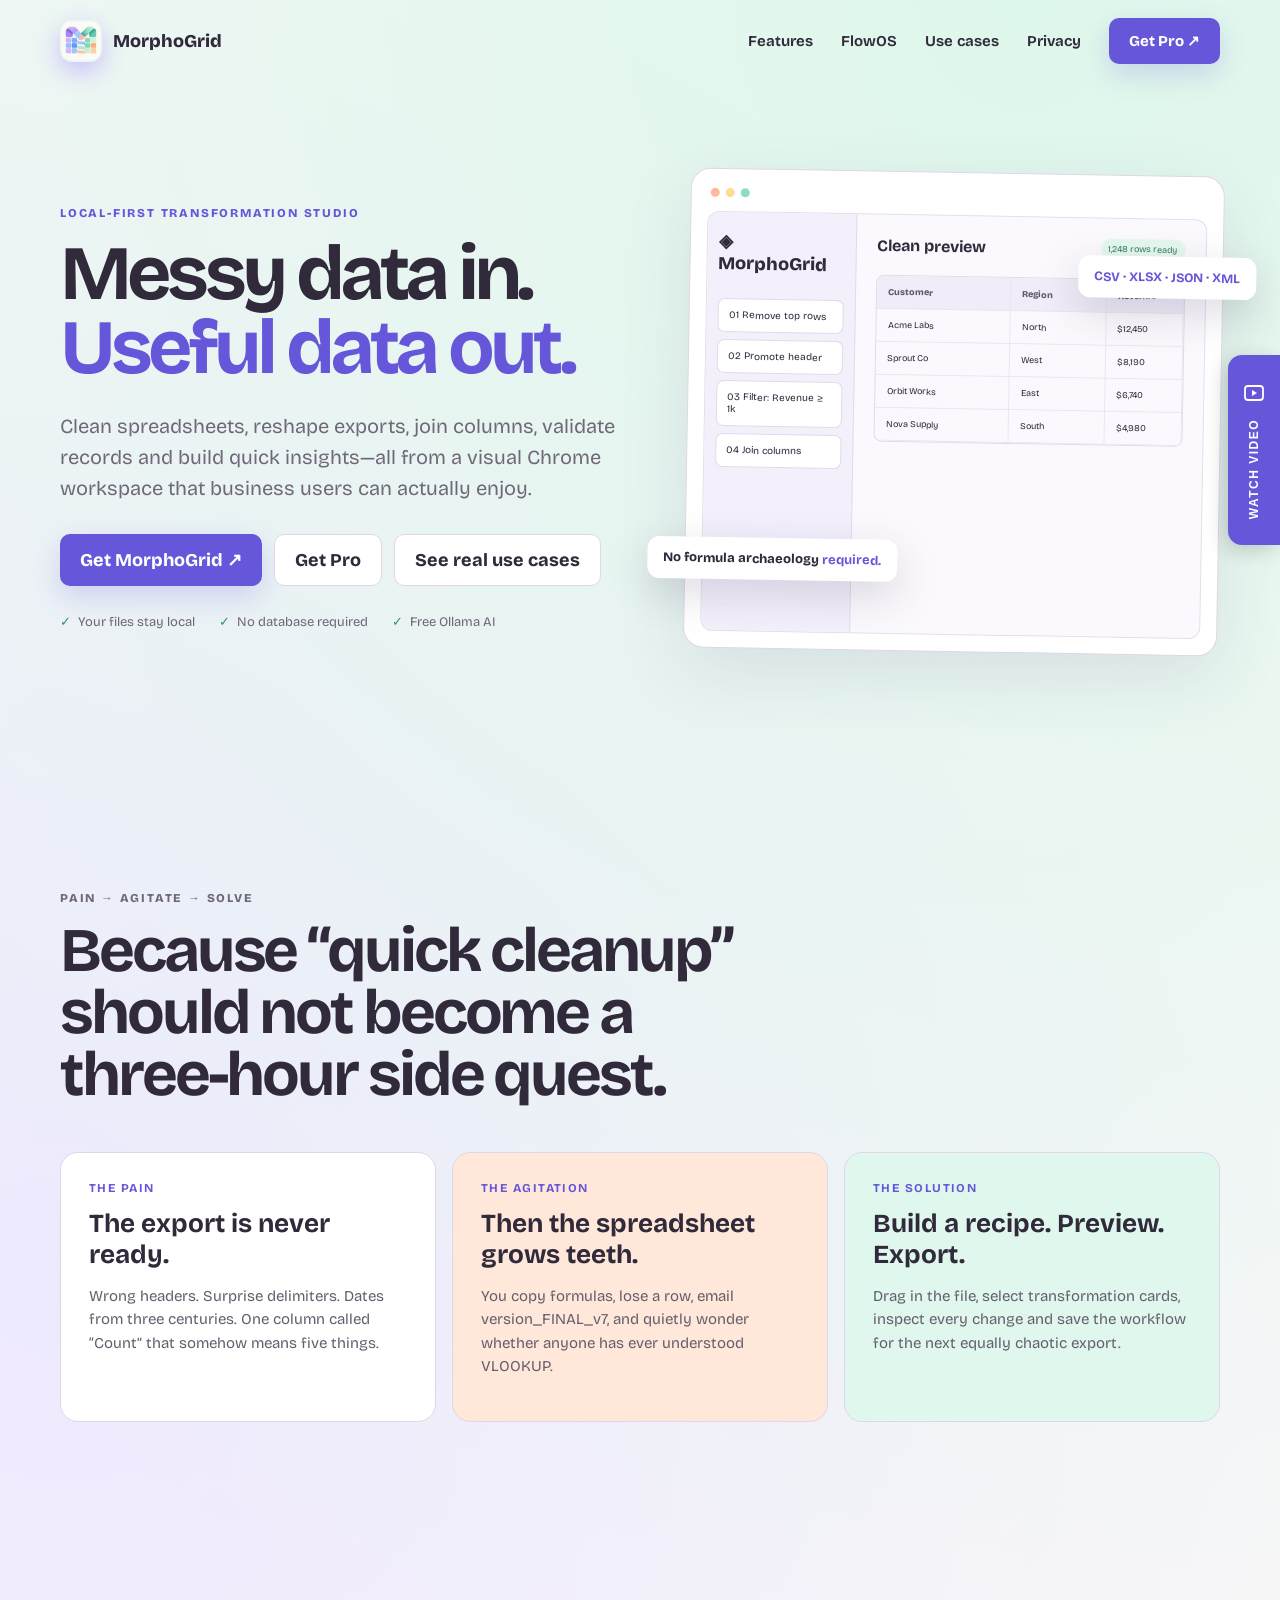
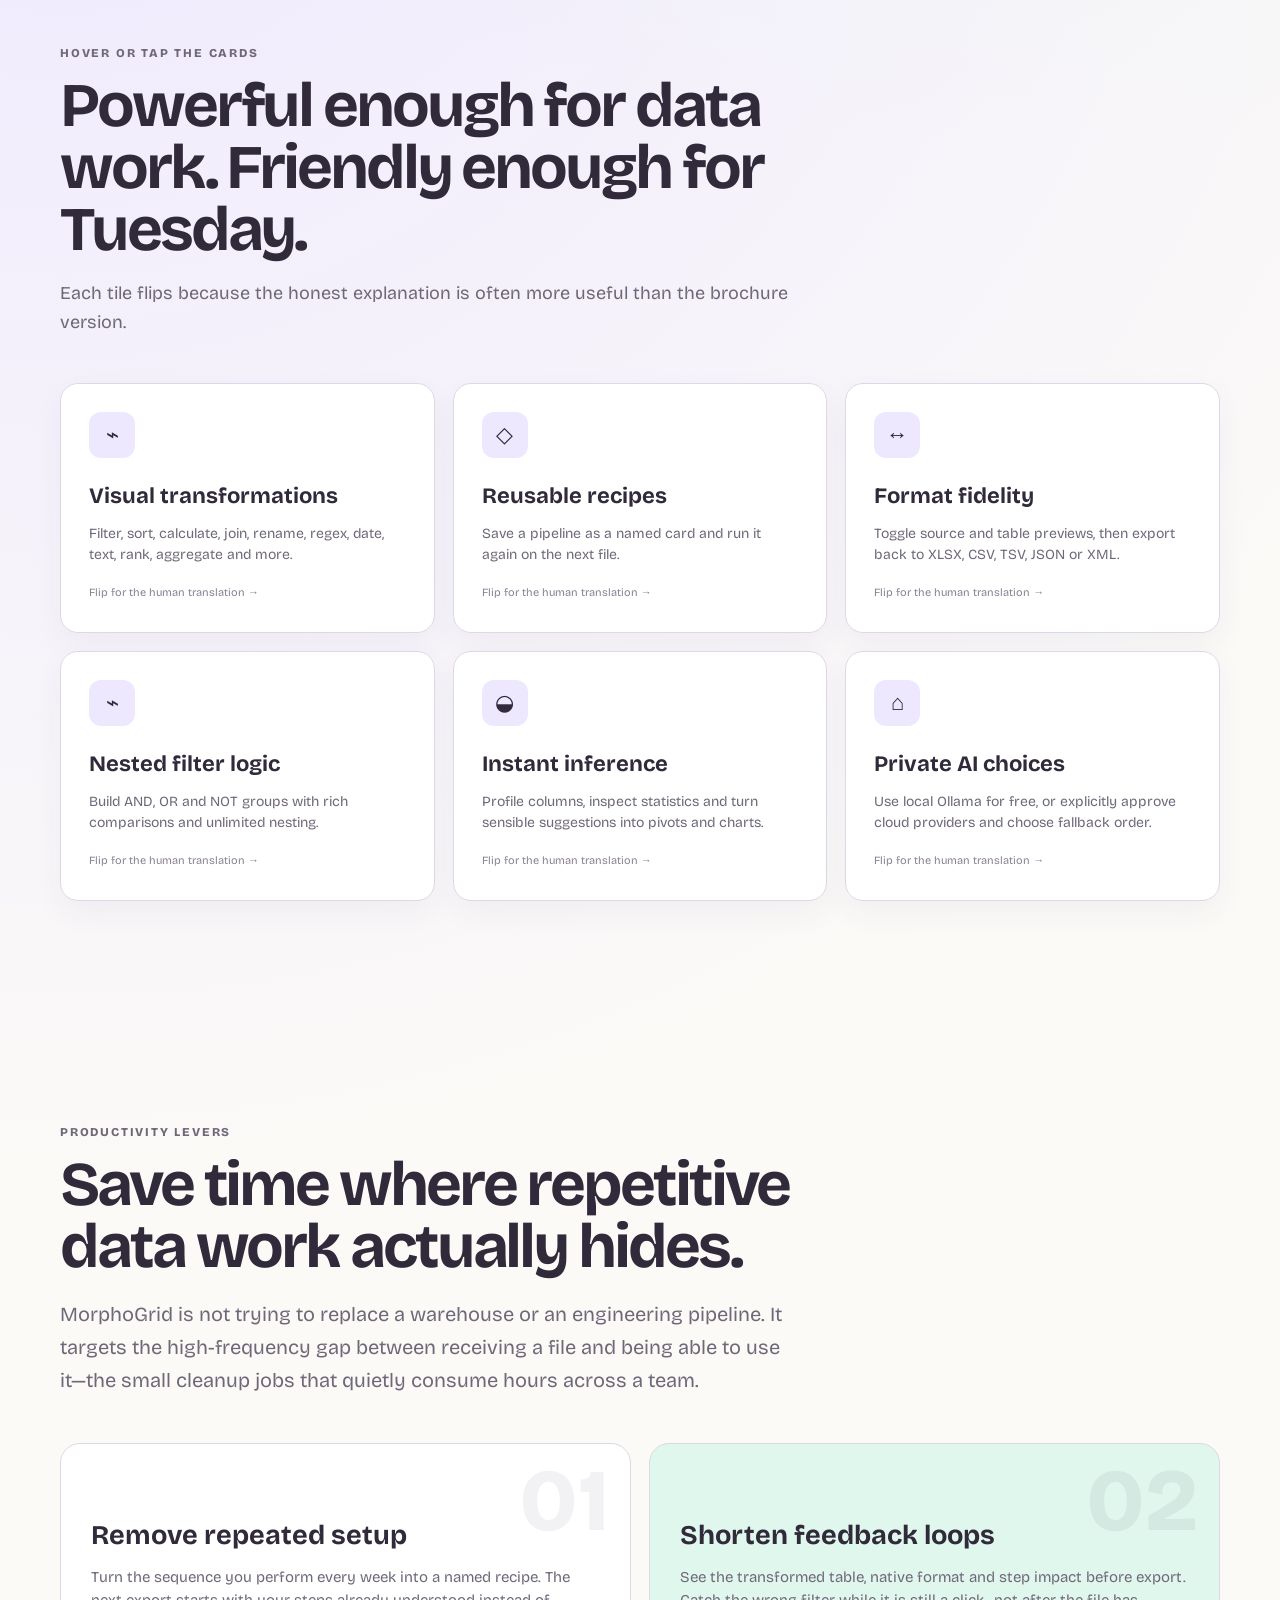
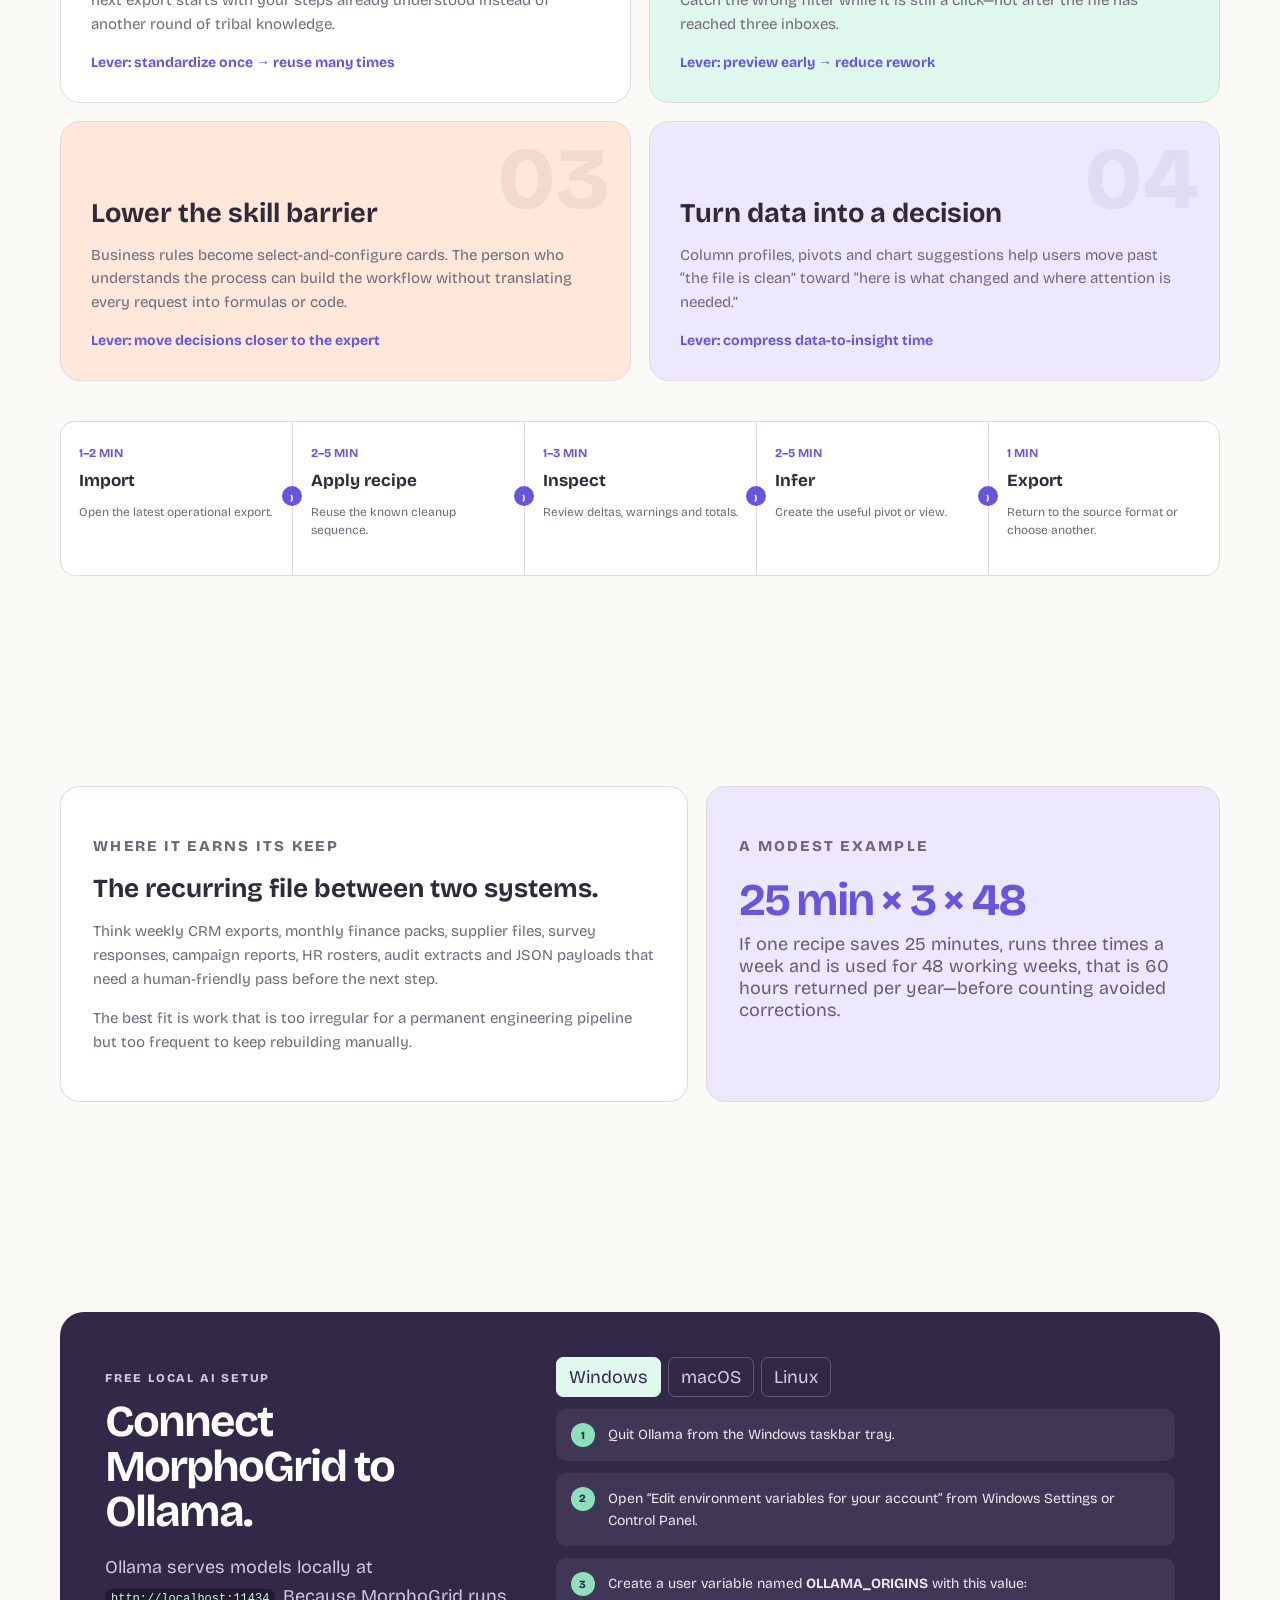
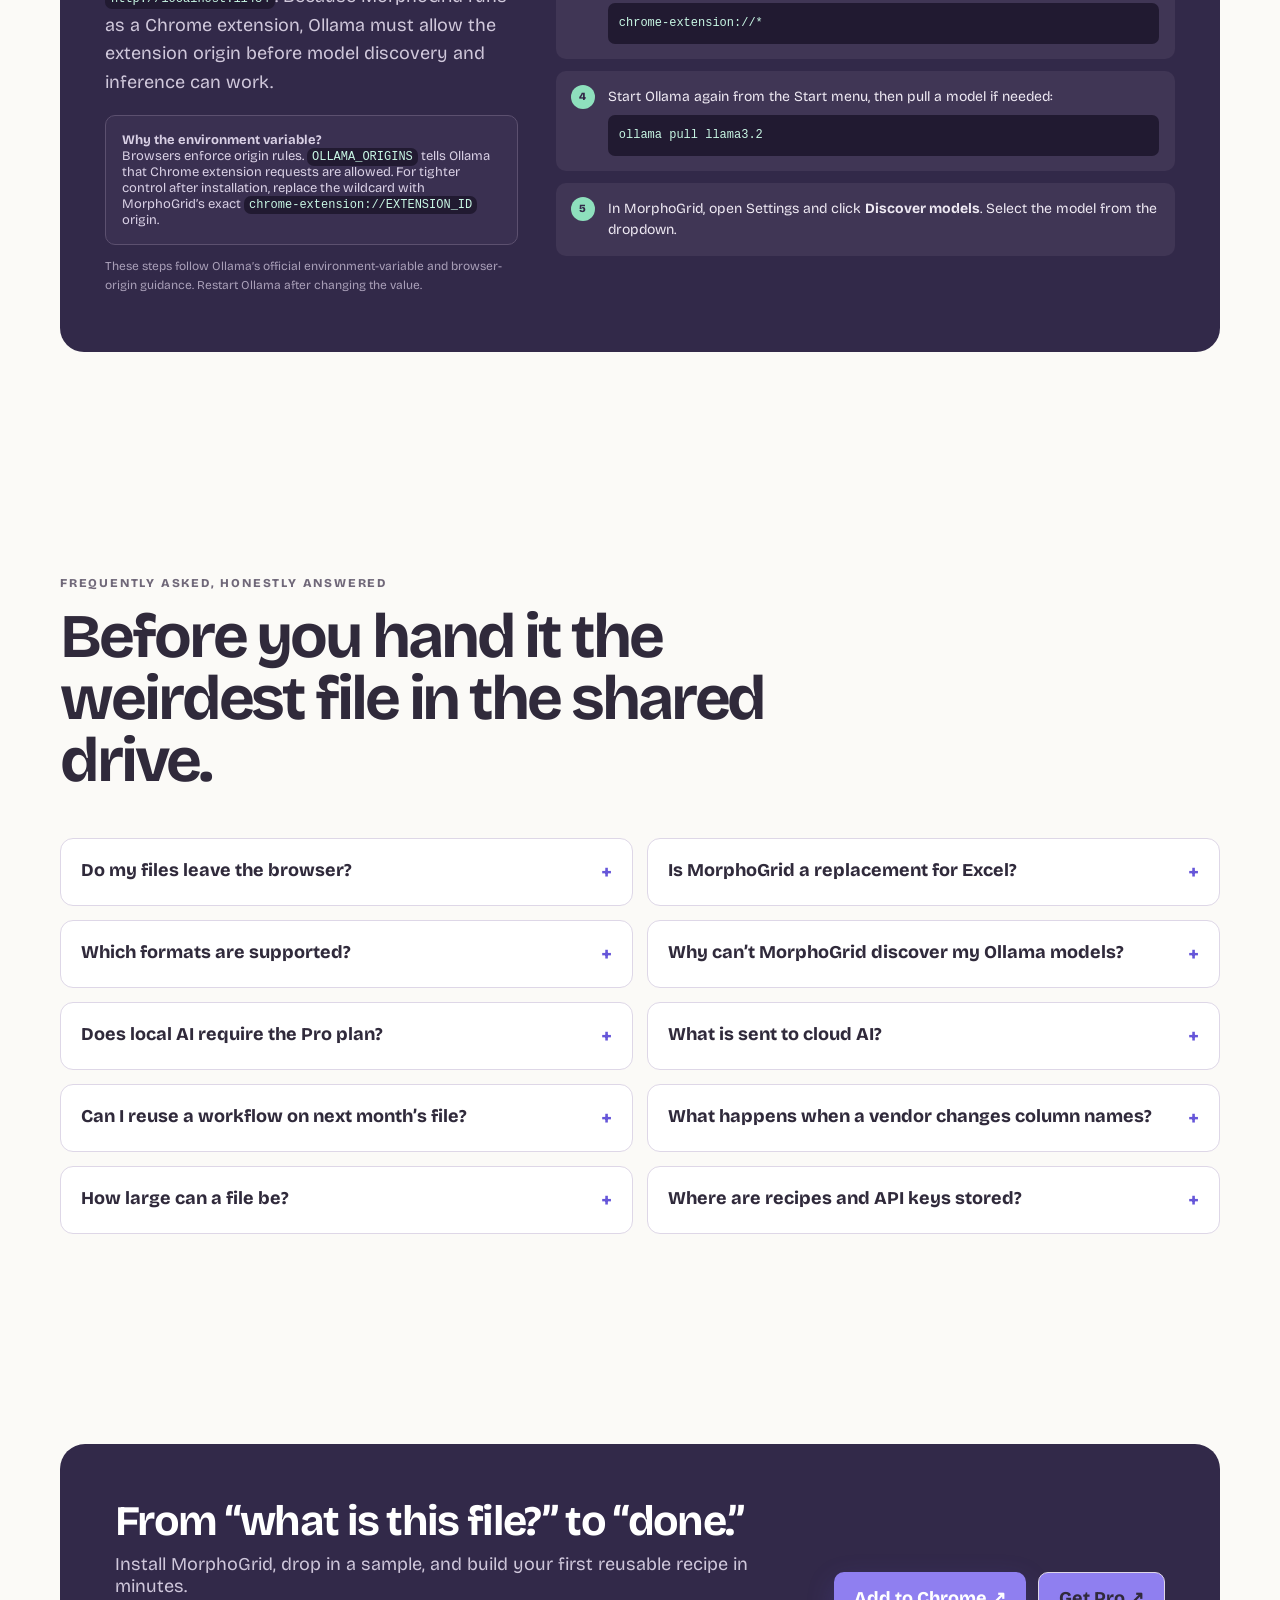
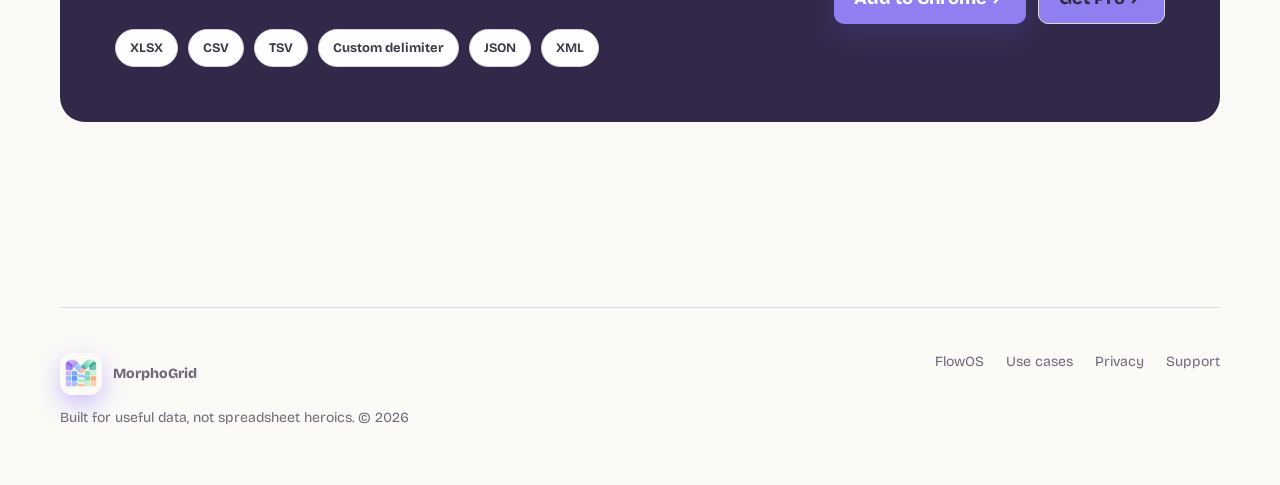
<file: index.html>
<!doctype html><html lang="en"><head><meta charset="utf-8"><meta name="viewport" content="width=device-width,initial-scale=1"><meta name="description" content="MorphoGrid is a local-first Chrome extension for fast, visual spreadsheet and structured-data transformations."><title>MorphoGrid — Transform messy files without the ceremony</title><link rel="stylesheet" href="styles.css"></head><body>
  
  <!-- Video Pull-Out Tab -->
<div id="videoPullout">

  <button id="videoTab" aria-label="Watch video">

    <!-- Video Icon -->
    <svg
      class="video-tab-icon"
      viewBox="0 0 24 24"
      fill="none"
      xmlns="http://www.w3.org/2000/svg"
      aria-hidden="true"
    >
      <rect
        x="3"
        y="5"
        width="18"
        height="14"
        rx="3"
        stroke="currentColor"
        stroke-width="1.8"
      />
      <path
        d="M10 9L15 12L10 15V9Z"
        fill="currentColor"
      />
    </svg>

    <span class="video-tab-text">WATCH VIDEO</span>

  </button>


  <!-- Video Panel -->
  <div id="videoPanel">

    <button id="videoClose" aria-label="Close video">×</button>

    <div class="video-wrapper">
      <iframe
        id="videoFrame"
        src=""
        allow="autoplay; fullscreen"
        allowfullscreen>
      </iframe>
    </div>

  </div>

</div>


<style>

  #videoPullout {
    position: fixed;
    top: 50%;
    right: 0;
    transform: translateY(-50%);
    z-index: 999999;

    font-family: "Bricolage Grotesque", sans-serif;
  }


  /* RIGHT EDGE TAB */

  #videoTab {
    position: absolute;
    right: 0;
    top: 50%;

    transform: translateY(-50%);

    width: 52px;
    height: 190px;

    border: none;
    border-radius: 14px 0 0 14px;

    background: #6656D9;
    color: #ffffff;

    cursor: pointer;

    display: flex;
    flex-direction: column;
    align-items: center;
    justify-content: center;

    gap: 14px;

    box-shadow:
      -4px 5px 20px rgba(0,0,0,0.18);

    transition:
      right 0.4s cubic-bezier(.4,0,.2,1),
      background 0.2s ease,
      width 0.2s ease;

    z-index: 2;
  }


  #videoTab:hover {
    background: #5948cc;
    width: 56px;
  }


  /* VIDEO ICON */

  .video-tab-icon {
    width: 24px;
    height: 24px;

    flex-shrink: 0;
  }


  /* VERTICAL TEXT */

  .video-tab-text {
    writing-mode: vertical-rl;
    transform: rotate(180deg);

    font-family: "Bricolage Grotesque", sans-serif;

    font-size: 12px;
    font-weight: 650;

    letter-spacing: 1.5px;

    white-space: nowrap;
  }


  /* VIDEO PANEL */

  #videoPanel {

    position: absolute;

    width: min(700px, 80vw);

    top: 50%;
    right: 0;

    transform:
      translateY(-50%)
      translateX(100%);

    background: #111;

    border-radius: 16px 0 0 16px;

    box-shadow:
      -12px 10px 40px rgba(0,0,0,0.28);

    overflow: hidden;

    opacity: 0;
    visibility: hidden;

    transition:
      transform 0.45s cubic-bezier(.4,0,.2,1),
      opacity 0.3s ease,
      visibility 0.3s;

    z-index: 1;
  }


  /* OPEN STATE */

  #videoPullout.open #videoPanel {

    transform:
      translateY(-50%)
      translateX(0);

    opacity: 1;
    visibility: visible;
  }


  #videoPullout.open #videoTab {
    right: min(700px, 80vw);
  }


  /* VIDEO */

  .video-wrapper {
    position: relative;

    width: 100%;

    aspect-ratio: 16 / 9;

    background: #000;
  }


  .video-wrapper iframe {

    position: absolute;

    width: 100%;
    height: 100%;

    top: 0;
    left: 0;

    border: none;
  }


  /* CLOSE BUTTON */

  #videoClose {

    position: absolute;

    top: 12px;
    right: 12px;

    width: 38px;
    height: 38px;

    border: none;
    border-radius: 50%;

    background: rgba(0,0,0,0.65);

    color: #ffffff;

    font-family: "Bricolage Grotesque", sans-serif;

    font-size: 26px;

    line-height: 1;

    cursor: pointer;

    z-index: 10;

    backdrop-filter: blur(6px);

    transition:
      background 0.2s ease,
      transform 0.2s ease;
  }


  #videoClose:hover {
    background: #6656D9;
    transform: scale(1.07);
  }


  /* MOBILE */

  @media (max-width: 768px) {

    #videoPanel {
      width: calc(100vw - 55px);
    }

    #videoPullout.open #videoTab {
      right: calc(100vw - 55px);
    }

    #videoTab {
      width: 46px;
      height: 160px;
    }

    #videoTab:hover {
      width: 46px;
    }

    .video-tab-text {
      font-size: 10px;
    }

    .video-tab-icon {
      width: 21px;
      height: 21px;
    }

  }

</style>


<script>

(function () {

  const pullout = document.getElementById("videoPullout");
  const tab = document.getElementById("videoTab");
  const close = document.getElementById("videoClose");
  const iframe = document.getElementById("videoFrame");

  const videoURL =
    "https://drive.google.com/file/d/1QB_ekX9yAnN9Fow8acEJrW5xI1Oxz1Pt/preview";

  let isOpen = false;


  function openVideo() {

    isOpen = true;

    pullout.classList.add("open");

    // Load video only when opened
    iframe.src = videoURL + "?autoplay=1";

  }


  function closeVideo() {

    isOpen = false;

    pullout.classList.remove("open");

    // Stop video after closing animation
    setTimeout(function () {

      if (!isOpen) {
        iframe.src = "";
      }

    }, 450);

  }


  tab.addEventListener("click", function () {

    if (isOpen) {
      closeVideo();
    } else {
      openVideo();
    }

  });


  close.addEventListener("click", closeVideo);


  // ESC key closes the video

  document.addEventListener("keydown", function (event) {

    if (event.key === "Escape" && isOpen) {
      closeVideo();
    }

  });

})();

</script>
<nav class="nav wrap"><a class="brand" href="index.html"><img class="brand-icon" src="assets/morphogrid-icon.png" alt="">MorphoGrid</a><div class="navlinks"><a href="#features">Features</a><a href="flowos.html">FlowOS</a><a href="use-cases.html">Use cases</a><a href="privacy.html">Privacy</a><a class="button" href="https://krrish.lemonsqueezy.com/checkout/buy/9608ab88-c2cf-4cd6-b20f-ef9dfdc7fffb">Get Pro ↗</a></div></nav>
<main><section class="hero wrap"><div><p class="eyebrow">Local-first transformation studio</p><h1>Messy data in.<br><span>Useful data out.</span></h1><p class="lede">Clean spreadsheets, reshape exports, join columns, validate records and build quick insights—all from a visual Chrome workspace that business users can actually enjoy.</p><div class="actions"><a class="button" href="https://chromewebstore.google.com/detail/morphogrid/kdaimjmpebehhkdonoedkfhbckkaefoi">Get MorphoGrid ↗</a><a class="button ghost" href="https://krrish.lemonsqueezy.com/checkout/buy/9608ab88-c2cf-4cd6-b20f-ef9dfdc7fffb">Get Pro</a><a class="button ghost" href="use-cases.html">See real use cases</a></div><div class="trust"><span>Your files stay local</span><span>No database required</span><span>Free Ollama AI</span></div></div>
<div class="hero-art"><div class="app-shot"><div class="appbar"><i></i><i></i><i></i></div><div class="mock"><div class="mock-side"><div class="mock-brand">◈ MorphoGrid</div><div class="mock-step">01 Remove top rows</div><div class="mock-step">02 Promote header</div><div class="mock-step">03 Filter: Revenue ≥ 1k</div><div class="mock-step">04 Join columns</div></div><div class="mock-main"><div class="mock-title"><b>Clean preview</b><span class="pill">1,248 rows ready</span></div><div class="table"><div class="row head"><span>Customer</span><span>Region</span><span>Revenue</span></div><div class="row"><span>Acme Labs</span><span>North</span><span>$12,450</span></div><div class="row"><span>Sprout Co</span><span>West</span><span>$8,190</span></div><div class="row"><span>Orbit Works</span><span>East</span><span>$6,740</span></div><div class="row"><span>Nova Supply</span><span>South</span><span>$4,980</span></div></div></div></div><div class="float one">No formula archaeology <b>required.</b></div><div class="float two"><b>CSV · XLSX · JSON · XML</b></div></div></div></section>
<section class="section wrap"><div class="section-head"><p class="eyebrow">Pain → agitate → solve</p><h2>Because “quick cleanup” should not become a three-hour side quest.</h2></div><div class="pas"><article><b>THE PAIN</b><h3>The export is never ready.</h3><p>Wrong headers. Surprise delimiters. Dates from three centuries. One column called “Count” that somehow means five things.</p></article><article><b>THE AGITATION</b><h3>Then the spreadsheet grows teeth.</h3><p>You copy formulas, lose a row, email version_FINAL_v7, and quietly wonder whether anyone has ever understood VLOOKUP.</p></article><article><b>THE SOLUTION</b><h3>Build a recipe. Preview. Export.</h3><p>Drag in the file, select transformation cards, inspect every change and save the workflow for the next equally chaotic export.</p></article></div></section>
<section class="section wrap" id="features"><div class="section-head"><p class="eyebrow">Hover or tap the cards</p><h2>Powerful enough for data work. Friendly enough for Tuesday.</h2><p>Each tile flips because the honest explanation is often more useful than the brochure version.</p></div><div class="features">
<article class="flip"><div class="flip-inner"><div class="face"><div class="icon">⌁</div><h3>Visual transformations</h3><p>Filter, sort, calculate, join, rename, regex, date, text, rank, aggregate and more.</p><small>Flip for the human translation →</small></div><div class="face back"><p>Like a tiny data engineer who never says, “Can we circle back after sprint planning?”</p></div></div></article>
<article class="flip"><div class="flip-inner"><div class="face"><div class="icon">◇</div><h3>Reusable recipes</h3><p>Save a pipeline as a named card and run it again on the next file.</p><small>Flip for the human translation →</small></div><div class="face back"><p>Teach the cleanup once. Stop performing the same spreadsheet exorcism every Monday.</p></div></div></article>
<article class="flip"><div class="flip-inner"><div class="face"><div class="icon">↔</div><h3>Format fidelity</h3><p>Toggle source and table previews, then export back to XLSX, CSV, TSV, JSON or XML.</p><small>Flip for the human translation →</small></div><div class="face back"><p>Your pipe-delimited file can remain pipe-delimited. Somewhere, a legacy system sighs in relief.</p></div></div></article>
<article class="flip"><div class="flip-inner"><div class="face"><div class="icon">⌁</div><h3>Nested filter logic</h3><p>Build AND, OR and NOT groups with rich comparisons and unlimited nesting.</p><small>Flip for the human translation →</small></div><div class="face back"><p>“Customers in Dubai OR Abu Dhabi, but NOT test accounts” now fits in a card—not a prayer.</p></div></div></article>
<article class="flip"><div class="flip-inner"><div class="face"><div class="icon">◒</div><h3>Instant inference</h3><p>Profile columns, inspect statistics and turn sensible suggestions into pivots and charts.</p><small>Flip for the human translation →</small></div><div class="face back"><p>Ask the dataset what it is trying to tell you before the meeting tells you first.</p></div></div></article>
<article class="flip"><div class="flip-inner"><div class="face"><div class="icon">⌂</div><h3>Private AI choices</h3><p>Use local Ollama for free, or explicitly approve cloud providers and choose fallback order.</p><small>Flip for the human translation →</small></div><div class="face back"><p>Local llama first. Cloud brains only when invited. No surprise field trips for your rows.</p></div></div></article>
</div></section>
<section class="section wrap" id="productivity"><div class="section-head"><p class="eyebrow">Productivity levers</p><h2>Save time where repetitive data work actually hides.</h2><p class="good-read">MorphoGrid is not trying to replace a warehouse or an engineering pipeline. It targets the high-frequency gap between receiving a file and being able to use it—the small cleanup jobs that quietly consume hours across a team.</p></div><div class="lever-grid"><article class="lever"><span class="lever-no">01</span><h3>Remove repeated setup</h3><p>Turn the sequence you perform every week into a named recipe. The next export starts with your steps already understood instead of another round of tribal knowledge.</p><strong>Lever: standardize once → reuse many times</strong></article><article class="lever"><span class="lever-no">02</span><h3>Shorten feedback loops</h3><p>See the transformed table, native format and step impact before export. Catch the wrong filter while it is still a click—not after the file has reached three inboxes.</p><strong>Lever: preview early → reduce rework</strong></article><article class="lever"><span class="lever-no">03</span><h3>Lower the skill barrier</h3><p>Business rules become select-and-configure cards. The person who understands the process can build the workflow without translating every request into formulas or code.</p><strong>Lever: move decisions closer to the expert</strong></article><article class="lever"><span class="lever-no">04</span><h3>Turn data into a decision</h3><p>Column profiles, pivots and chart suggestions help users move past “the file is clean” toward “here is what changed and where attention is needed.”</p><strong>Lever: compress data-to-insight time</strong></article></div><div class="workflow"><article><b>1–2 MIN</b><h3>Import</h3><p>Open the latest operational export.</p></article><article><b>2–5 MIN</b><h3>Apply recipe</h3><p>Reuse the known cleanup sequence.</p></article><article><b>1–3 MIN</b><h3>Inspect</h3><p>Review deltas, warnings and totals.</p></article><article><b>2–5 MIN</b><h3>Infer</h3><p>Create the useful pivot or view.</p></article><article><b>1 MIN</b><h3>Export</h3><p>Return to the source format or choose another.</p></article></div></section>
<section class="section wrap"><div class="savings"><article class="savings-card"><p class="eyebrow">Where it earns its keep</p><h3>The recurring file between two systems.</h3><p>Think weekly CRM exports, monthly finance packs, supplier files, survey responses, campaign reports, HR rosters, audit extracts and JSON payloads that need a human-friendly pass before the next step.</p><p>The best fit is work that is too irregular for a permanent engineering pipeline but too frequent to keep rebuilding manually.</p></article><article class="savings-card math"><p class="eyebrow">A modest example</p><strong>25 min × 3 × 48</strong><span>If one recipe saves 25 minutes, runs three times a week and is used for 48 working weeks, that is 60 hours returned per year—before counting avoided corrections.</span></article></div></section>
<section class="section wrap" id="ollama"><div class="setup"><div><p class="eyebrow">Free local AI setup</p><h2>Connect MorphoGrid to Ollama.</h2><p>Ollama serves models locally at <code style="display:inline;padding:3px 6px">http://localhost:11434</code>. Because MorphoGrid runs as a Chrome extension, Ollama must allow the extension origin before model discovery and inference can work.</p><div class="setup-note"><strong>Why the environment variable?</strong><br>Browsers enforce origin rules. <code style="display:inline;padding:2px 5px">OLLAMA_ORIGINS</code> tells Ollama that Chrome extension requests are allowed. For tighter control after installation, replace the wildcard with MorphoGrid’s exact <code style="display:inline;padding:2px 5px">chrome-extension://EXTENSION_ID</code> origin.</div><p class="micro">These steps follow Ollama’s official environment-variable and browser-origin guidance. Restart Ollama after changing the value.</p></div><div><div class="os-tabs"><button class="active" data-os="windows">Windows</button><button data-os="mac">macOS</button><button data-os="linux">Linux</button></div><div class="os-panel active" data-os="windows"><ol><li>Quit Ollama from the Windows taskbar tray.</li><li>Open “Edit environment variables for your account” from Windows Settings or Control Panel.</li><li>Create a user variable named <strong>OLLAMA_ORIGINS</strong> with this value:<code>chrome-extension://*</code></li><li>Start Ollama again from the Start menu, then pull a model if needed:<code>ollama pull llama3.2</code></li><li>In MorphoGrid, open Settings and click <strong>Discover models</strong>. Select the model from the dropdown.</li></ol></div><div class="os-panel" data-os="mac"><ol><li>Quit the Ollama menu-bar application.</li><li>Open Terminal and set the allowed extension origin:<code>launchctl setenv OLLAMA_ORIGINS "chrome-extension://*"</code></li><li>Open Ollama again, then download a model if needed:<code>ollama pull llama3.2</code></li><li>Open MorphoGrid Settings and click <strong>Discover models</strong>.</li></ol></div><div class="os-panel" data-os="linux"><ol><li>Edit the Ollama systemd service override:<code>sudo systemctl edit ollama.service</code></li><li>Add these lines and save:<code>[Service]\nEnvironment="OLLAMA_ORIGINS=chrome-extension://*"</code></li><li>Reload and restart Ollama:<code>sudo systemctl daemon-reload\nsudo systemctl restart ollama</code></li><li>Pull a model, then use <strong>Discover models</strong> in MorphoGrid:<code>ollama pull llama3.2</code></li></ol></div></div></div></section>
<section class="section wrap" id="faq"><div class="section-head"><p class="eyebrow">Frequently asked, honestly answered</p><h2>Before you hand it the weirdest file in the shared drive.</h2></div><div class="faq"><details><summary>Do my files leave the browser?</summary><p>Normal import, transformation, preview and export happen locally. Local Ollama requests go to your own Ollama service. Cloud AI is optional and requires permission before limited context is sent to the provider you configured.</p></details><details><summary>Is MorphoGrid a replacement for Excel?</summary><p>No. It is the useful layer before or between spreadsheets: clean the export, standardize the structure, make a repeatable recipe, then send the result wherever it belongs.</p></details><details><summary>Which formats are supported?</summary><p>Excel workbooks, CSV, TSV, custom-delimited text, JSON and XML. Native-format previews let you swap between source representation and a transformation-ready table.</p></details><details><summary>Why can’t MorphoGrid discover my Ollama models?</summary><p>Confirm Ollama is running at localhost:11434, set OLLAMA_ORIGINS for the Chrome extension origin, restart Ollama, and then click Discover models. Also verify that at least one model has been pulled.</p></details><details><summary>Does local AI require the Pro plan?</summary><p>No. Ollama is the free local AI option. Pro adds configurable cloud providers and a sequence of fallback attempts.</p></details><details><summary>What is sent to cloud AI?</summary><p>MorphoGrid warns you first and asks permission. The request uses column headers, statistical profiles and up to three sample rows rather than automatically uploading the complete file.</p></details><details><summary>Can I reuse a workflow on next month’s file?</summary><p>Yes. Save it as a recipe card with a name, category, description and tags. Recipes can be searched, versioned, imported and exported without a database.</p></details><details><summary>What happens when a vendor changes column names?</summary><p>Recipes can map missing expected columns to available columns. You still see the preview and step diagnostics before exporting, so schema drift is visible rather than silent.</p></details><details><summary>How large can a file be?</summary><p>The free interface currently presents a 100 MB limit. Actual comfort depends on row count, column width, browser memory and transformation complexity because processing occurs on your device.</p></details><details><summary>Where are recipes and API keys stored?</summary><p>They are stored in the local Chrome extension profile. Provider credentials are not embedded in exported recipes.</p></details></div></section>
<section class="section wrap"><div class="band" id="get"><div><h2>From “what is this file?” to “done.”</h2><p>Install MorphoGrid, drop in a sample, and build your first reusable recipe in minutes.</p><div class="formats"><span>XLSX</span><span>CSV</span><span>TSV</span><span>Custom delimiter</span><span>JSON</span><span>XML</span></div></div><div class="actions"><a class="button" href="https://chromewebstore.google.com/detail/morphogrid/kdaimjmpebehhkdonoedkfhbckkaefoi">Add to Chrome ↗</a><a class="button ghost" href="https://krrish.lemonsqueezy.com/checkout/buy/9608ab88-c2cf-4cd6-b20f-ef9dfdc7fffb">Get Pro ↗</a></div></div></section></main>
<footer class="footer wrap"><div><a class="brand" href="index.html"><img class="brand-icon" src="assets/morphogrid-icon.png" alt="">MorphoGrid</a><p>Built for useful data, not spreadsheet heroics. © <span data-year></span></p></div><div class="footer-links"><a href="flowos.html">FlowOS</a><a href="use-cases.html">Use cases</a><a href="privacy.html">Privacy</a><a href="mailto:support@builtbykris.com">Support</a></div></footer><script src="script.js"></script></body></html>
</file>
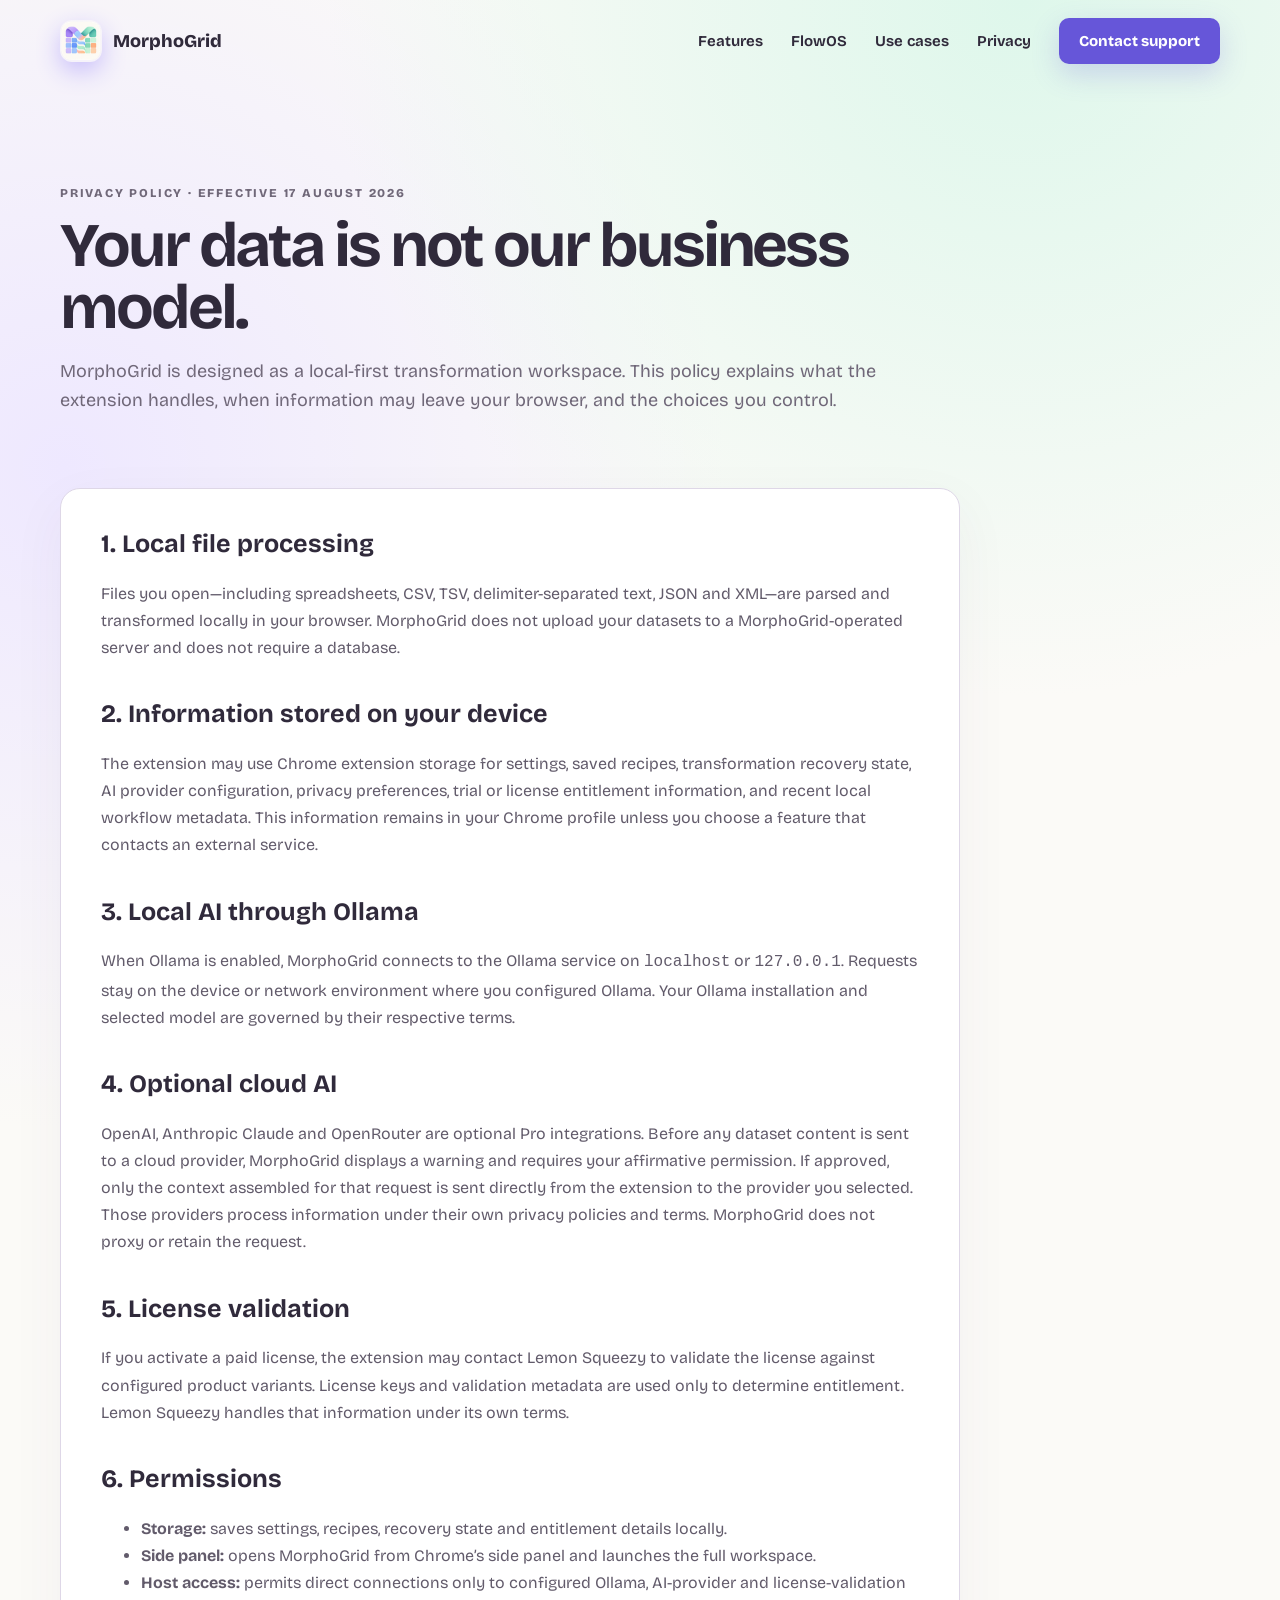
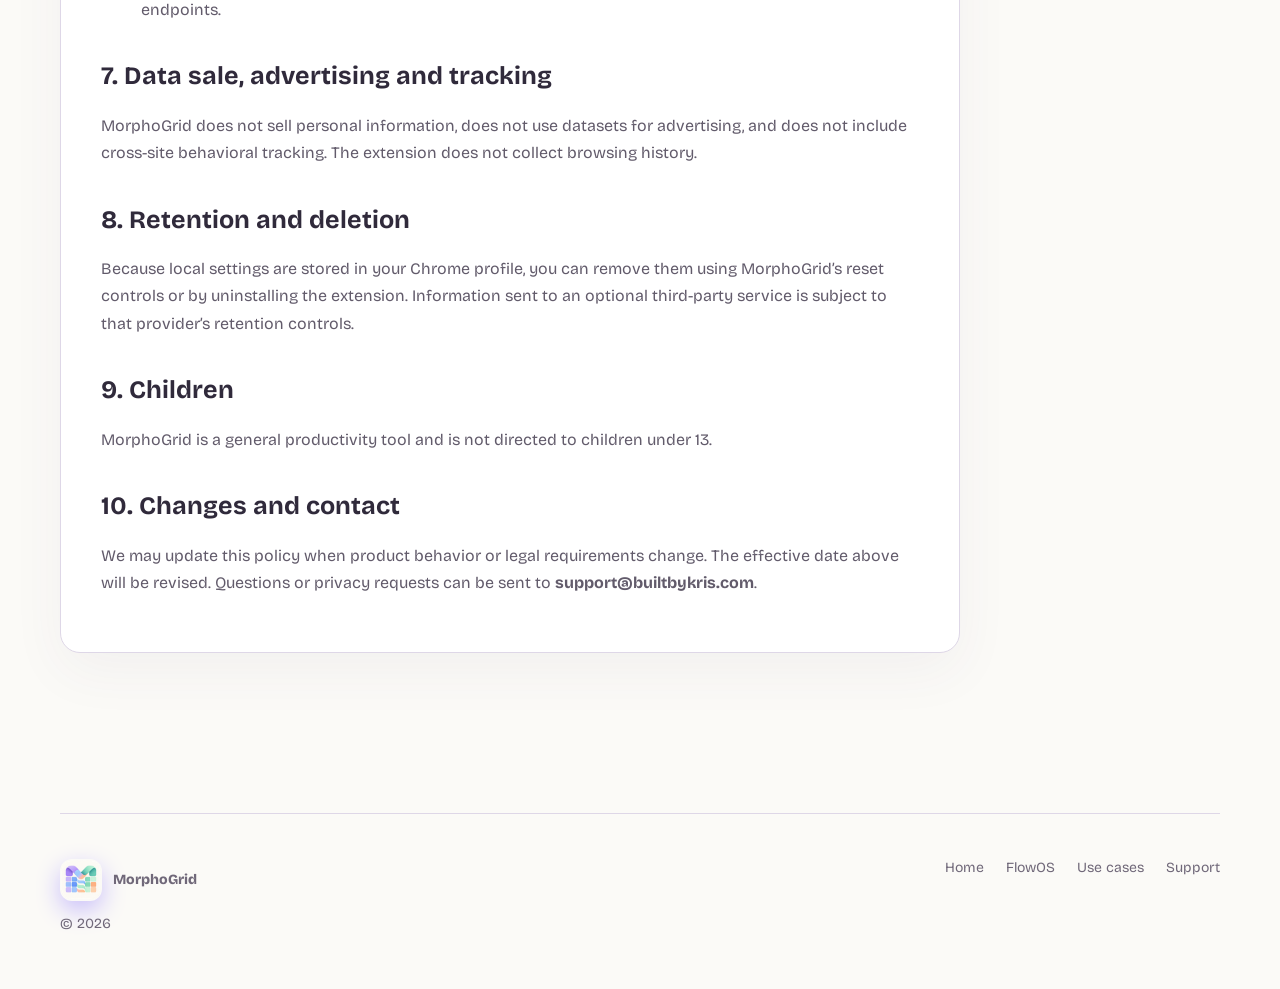
<file: privacy.html>
<!doctype html><html lang="en"><head><meta charset="utf-8"><meta name="viewport" content="width=device-width,initial-scale=1"><meta name="description" content="MorphoGrid privacy policy."><title>Privacy — MorphoGrid</title><link rel="stylesheet" href="styles.css"></head><body><nav class="nav wrap"><a class="brand" href="index.html"><img class="brand-icon" src="assets/morphogrid-icon.png" alt="">MorphoGrid</a><div class="navlinks"><a href="index.html#features">Features</a><a href="flowos.html">FlowOS</a><a href="use-cases.html">Use cases</a><a href="privacy.html">Privacy</a><a class="button" href="mailto:support@builtbykris.com">Contact support</a></div></nav><main class="wrap"><header class="page-hero"><p class="eyebrow">Privacy policy · effective 17 August 2026</p><h1>Your data is not our business model.</h1><p>MorphoGrid is designed as a local-first transformation workspace. This policy explains what the extension handles, when information may leave your browser, and the choices you control.</p></header><section class="policy"><article>
<h2>1. Local file processing</h2><p>Files you open—including spreadsheets, CSV, TSV, delimiter-separated text, JSON and XML—are parsed and transformed locally in your browser. MorphoGrid does not upload your datasets to a MorphoGrid-operated server and does not require a database.</p>
<h2>2. Information stored on your device</h2><p>The extension may use Chrome extension storage for settings, saved recipes, transformation recovery state, AI provider configuration, privacy preferences, trial or license entitlement information, and recent local workflow metadata. This information remains in your Chrome profile unless you choose a feature that contacts an external service.</p>
<h2>3. Local AI through Ollama</h2><p>When Ollama is enabled, MorphoGrid connects to the Ollama service on <code>localhost</code> or <code>127.0.0.1</code>. Requests stay on the device or network environment where you configured Ollama. Your Ollama installation and selected model are governed by their respective terms.</p>
<h2>4. Optional cloud AI</h2><p>OpenAI, Anthropic Claude and OpenRouter are optional Pro integrations. Before any dataset content is sent to a cloud provider, MorphoGrid displays a warning and requires your affirmative permission. If approved, only the context assembled for that request is sent directly from the extension to the provider you selected. Those providers process information under their own privacy policies and terms. MorphoGrid does not proxy or retain the request.</p>
<h2>5. License validation</h2><p>If you activate a paid license, the extension may contact Lemon Squeezy to validate the license against configured product variants. License keys and validation metadata are used only to determine entitlement. Lemon Squeezy handles that information under its own terms.</p>
<h2>6. Permissions</h2><ul><li><strong>Storage:</strong> saves settings, recipes, recovery state and entitlement details locally.</li><li><strong>Side panel:</strong> opens MorphoGrid from Chrome’s side panel and launches the full workspace.</li><li><strong>Host access:</strong> permits direct connections only to configured Ollama, AI-provider and license-validation endpoints.</li></ul>
<h2>7. Data sale, advertising and tracking</h2><p>MorphoGrid does not sell personal information, does not use datasets for advertising, and does not include cross-site behavioral tracking. The extension does not collect browsing history.</p>
<h2>8. Retention and deletion</h2><p>Because local settings are stored in your Chrome profile, you can remove them using MorphoGrid’s reset controls or by uninstalling the extension. Information sent to an optional third-party service is subject to that provider’s retention controls.</p>
<h2>9. Children</h2><p>MorphoGrid is a general productivity tool and is not directed to children under 13.</p>
<h2>10. Changes and contact</h2><p>We may update this policy when product behavior or legal requirements change. The effective date above will be revised. Questions or privacy requests can be sent to <a href="mailto:support@builtbykris.com"><strong>support@builtbykris.com</strong></a>.</p>
</article></section></main><footer class="footer wrap"><div><a class="brand" href="index.html"><img class="brand-icon" src="assets/morphogrid-icon.png" alt="">MorphoGrid</a><p>© <span data-year></span></p></div><div class="footer-links"><a href="index.html">Home</a><a href="flowos.html">FlowOS</a><a href="use-cases.html">Use cases</a><a href="mailto:support@builtbykris.com">Support</a></div></footer><script src="script.js"></script></body></html>
</file>
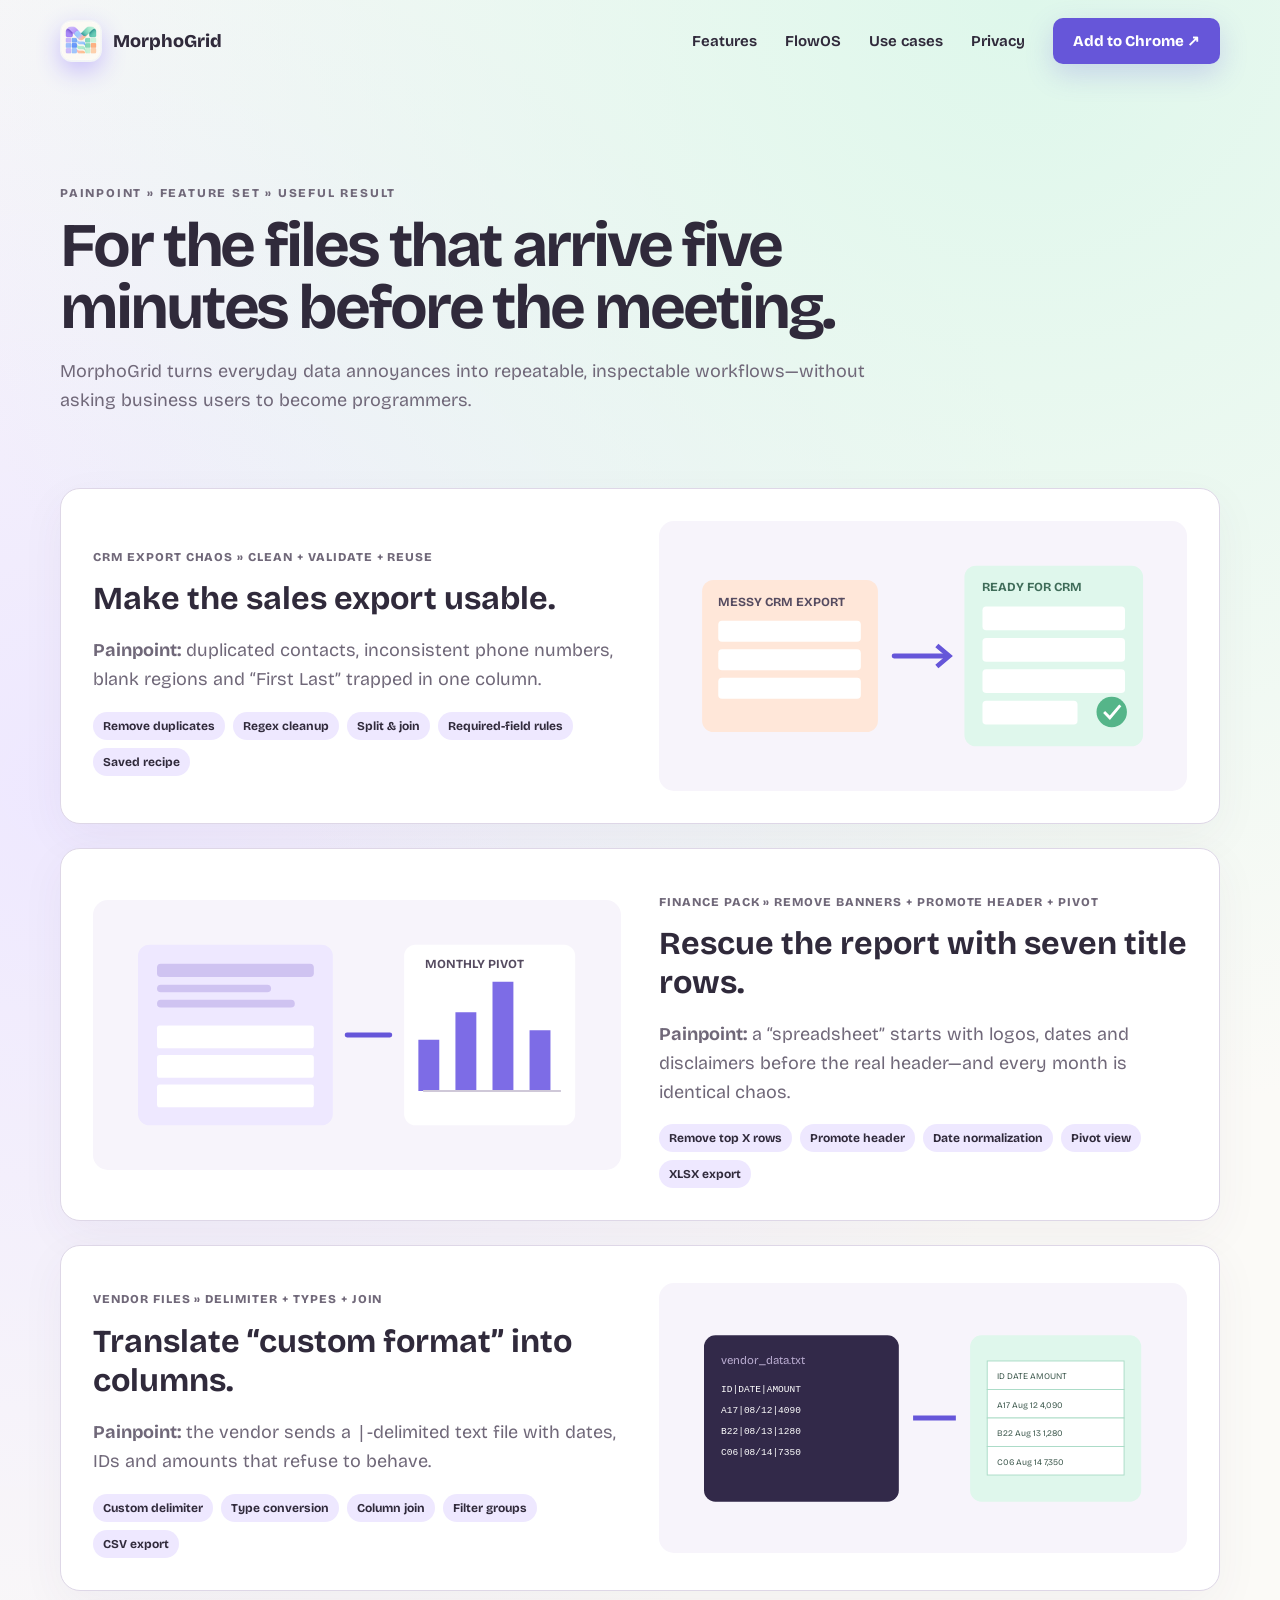
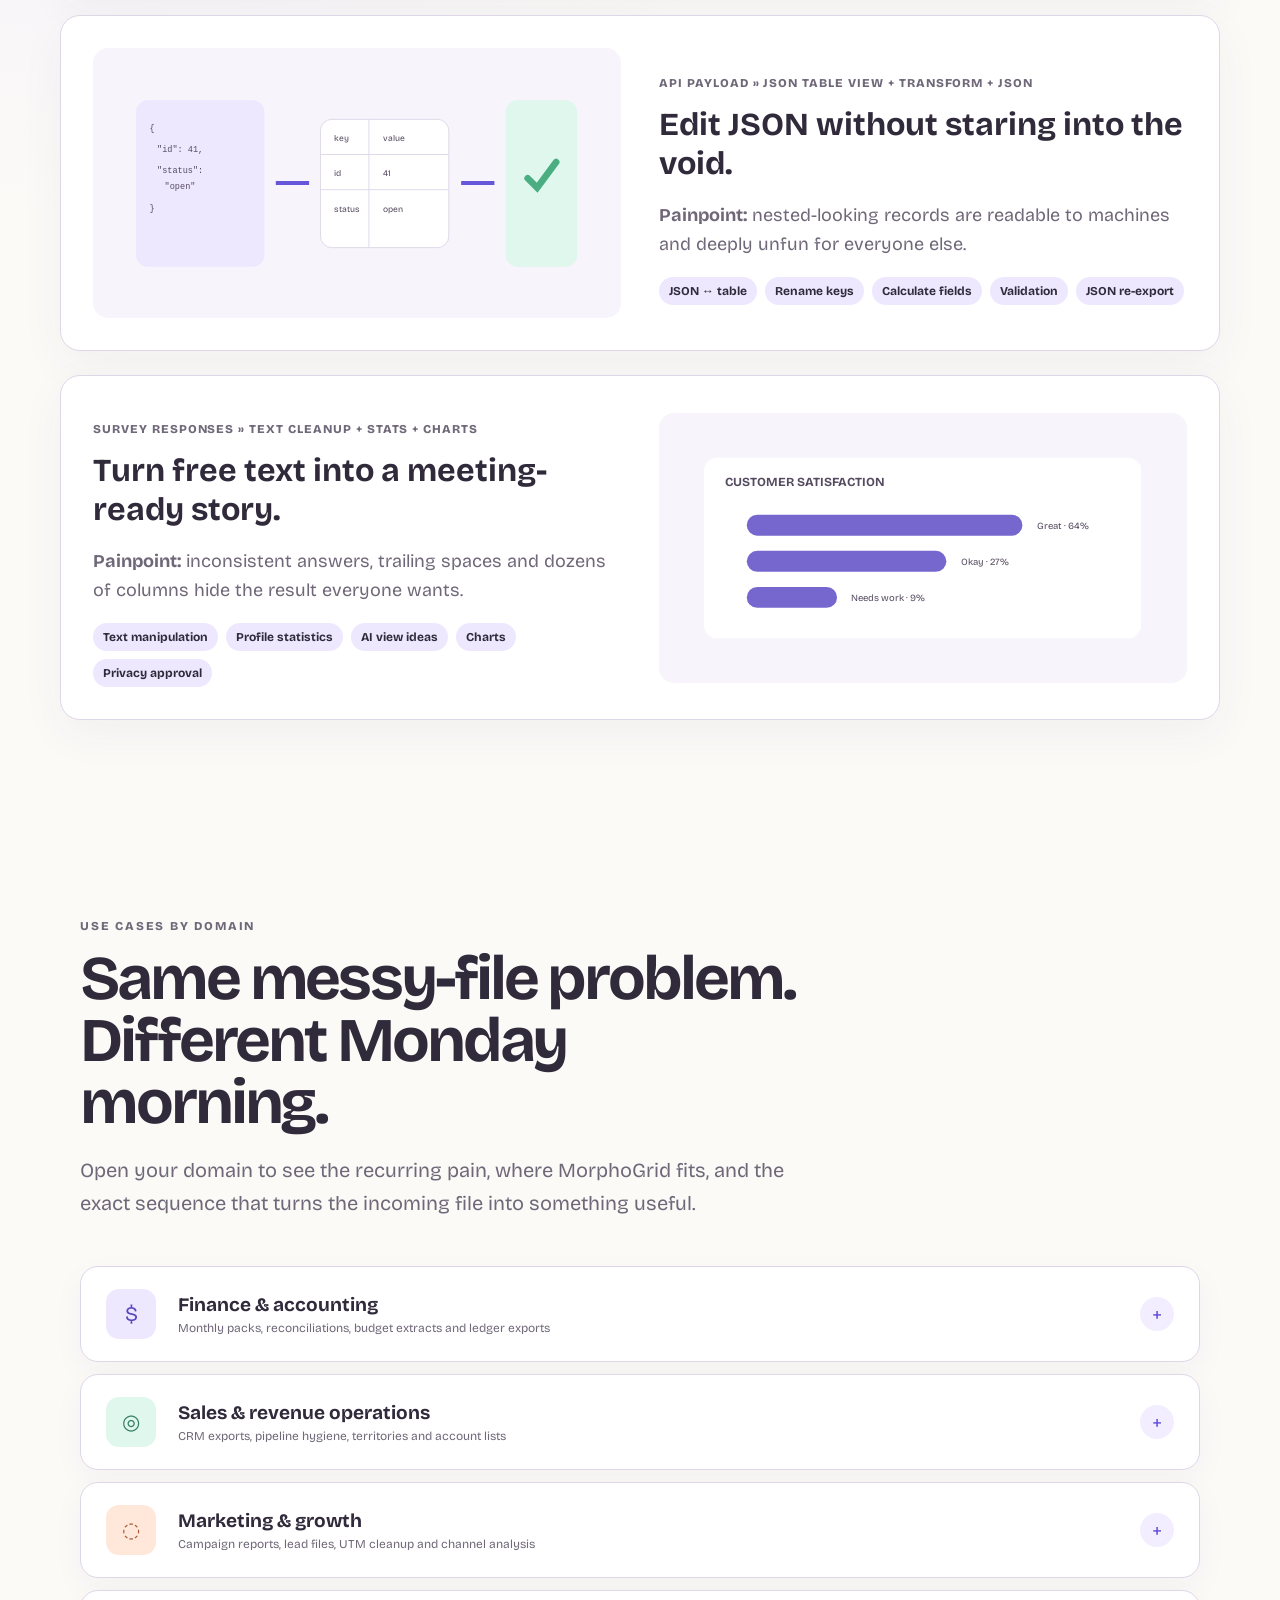
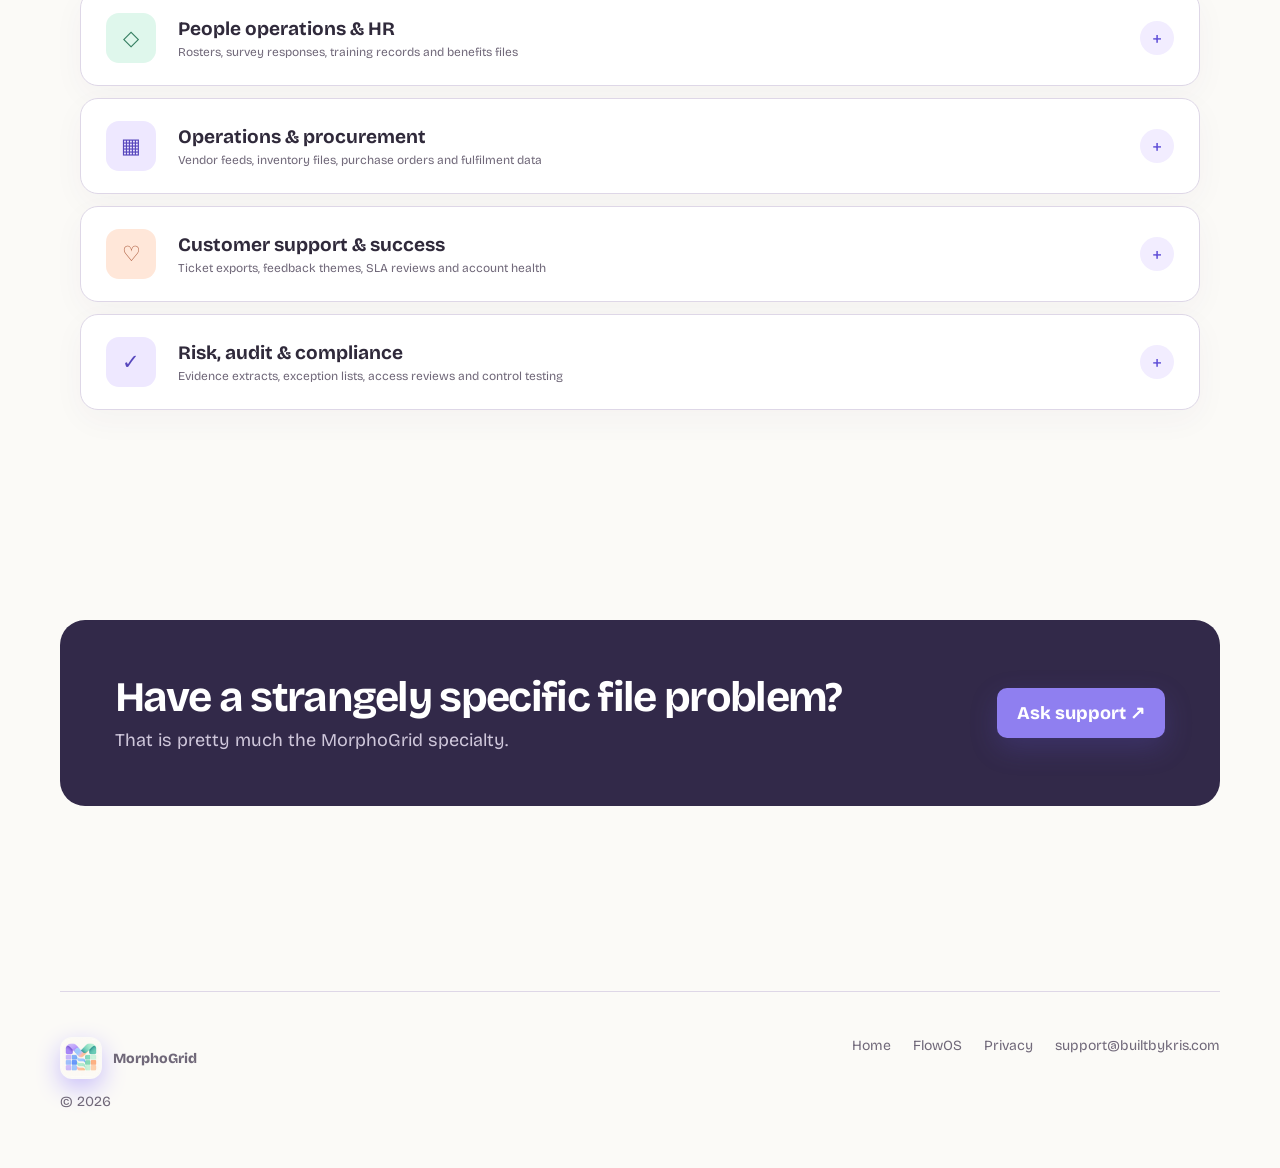
<file: use-cases.html>
<!doctype html><html lang="en"><head><meta charset="utf-8"><meta name="viewport" content="width=device-width,initial-scale=1"><meta name="description" content="Practical MorphoGrid data transformation use cases."><title>Use cases — MorphoGrid</title><link rel="stylesheet" href="styles.css"></head><body><nav class="nav wrap"><a class="brand" href="index.html"><img class="brand-icon" src="assets/morphogrid-icon.png" alt="">MorphoGrid</a><div class="navlinks"><a href="index.html#features">Features</a><a href="flowos.html">FlowOS</a><a href="use-cases.html">Use cases</a><a href="privacy.html">Privacy</a><a class="button" href="https://chromewebstore.google.com/detail/morphogrid/kdaimjmpebehhkdonoedkfhbckkaefoi">Add to Chrome ↗</a></div></nav><main class="wrap"><header class="page-hero"><p class="eyebrow">Painpoint » feature set » useful result</p><h1>For the files that arrive five minutes before the meeting.</h1><p>MorphoGrid turns everyday data annoyances into repeatable, inspectable workflows—without asking business users to become programmers.</p></header><section class="use-grid">
<article class="use-case"><div class="use-copy"><p class="path">CRM EXPORT CHAOS » CLEAN + VALIDATE + REUSE</p><h2>Make the sales export usable.</h2><p><strong>Painpoint:</strong> duplicated contacts, inconsistent phone numbers, blank regions and “First Last” trapped in one column.</p><div class="chips"><span>Remove duplicates</span><span>Regex cleanup</span><span>Split & join</span><span>Required-field rules</span><span>Saved recipe</span></div></div><div class="viz"><svg viewBox="0 0 500 230" role="img" aria-label="Before and after CRM cleanup"><rect x="18" y="35" width="185" height="160" rx="12" fill="#ffe7d9"/><text x="35" y="62" font-size="13" font-weight="700" fill="#554b60">MESSY CRM EXPORT</text><g fill="#fff"><rect x="35" y="78" width="150" height="22" rx="4"/><rect x="35" y="108" width="150" height="22" rx="4"/><rect x="35" y="138" width="150" height="22" rx="4"/></g><path d="M220 115h55" stroke="#6656d9" stroke-width="5" stroke-linecap="round"/><path d="m265 104 13 11-13 11" fill="none" stroke="#6656d9" stroke-width="5"/><rect x="294" y="20" width="188" height="190" rx="12" fill="#dff7ec"/><text x="313" y="47" font-size="13" font-weight="700" fill="#3f6c59">READY FOR CRM</text><g fill="#fff"><rect x="313" y="63" width="150" height="25" rx="4"/><rect x="313" y="96" width="150" height="25" rx="4"/><rect x="313" y="129" width="150" height="25" rx="4"/><rect x="313" y="162" width="100" height="25" rx="4"/></g><g fill="#55b589"><circle cx="449" cy="174" r="16"/><path d="m441 174 6 6 11-13" fill="none" stroke="white" stroke-width="3"/></g></svg></div></article>
<article class="use-case"><div class="use-copy"><p class="path">FINANCE PACK » REMOVE BANNERS + PROMOTE HEADER + PIVOT</p><h2>Rescue the report with seven title rows.</h2><p><strong>Painpoint:</strong> a “spreadsheet” starts with logos, dates and disclaimers before the real header—and every month is identical chaos.</p><div class="chips"><span>Remove top X rows</span><span>Promote header</span><span>Date normalization</span><span>Pivot view</span><span>XLSX export</span></div></div><div class="viz"><svg viewBox="0 0 500 230" role="img" aria-label="Finance report transformed into a pivot"><rect x="20" y="20" width="205" height="190" rx="12" fill="#eee8ff"/><g fill="#cfc3f1"><rect x="40" y="40" width="165" height="14" rx="4"/><rect x="40" y="62" width="120" height="8" rx="4"/><rect x="40" y="78" width="145" height="8" rx="4"/></g><g fill="#fff"><rect x="40" y="105" width="165" height="24" rx="3"/><rect x="40" y="136" width="165" height="24" rx="3"/><rect x="40" y="167" width="165" height="24" rx="3"/></g><path d="M240 115h45" stroke="#6656d9" stroke-width="5" stroke-linecap="round"/><rect x="300" y="20" width="180" height="190" rx="12" fill="#fff"/><path d="M326 174V120M365 174V91M404 174V59M443 174V110" stroke="#7d6ce6" stroke-width="22"/><path d="M320 174h145" stroke="#cfc8d8" stroke-width="2"/><text x="322" y="45" font-size="13" font-weight="700" fill="#554b60">MONTHLY PIVOT</text></svg></div></article>
<article class="use-case"><div class="use-copy"><p class="path">VENDOR FILES » DELIMITER + TYPES + JOIN</p><h2>Translate “custom format” into columns.</h2><p><strong>Painpoint:</strong> the vendor sends a <code>|</code>-delimited text file with dates, IDs and amounts that refuse to behave.</p><div class="chips"><span>Custom delimiter</span><span>Type conversion</span><span>Column join</span><span>Filter groups</span><span>CSV export</span></div></div><div class="viz"><svg viewBox="0 0 500 230" role="img" aria-label="Delimited text converted to a table"><rect x="20" y="28" width="205" height="175" rx="12" fill="#322949"/><text x="38" y="58" font-size="12" fill="#b9acd0">vendor_data.txt</text><g font-size="10" font-family="monospace" fill="#fff"><text x="38" y="88">ID|DATE|AMOUNT</text><text x="38" y="110">A17|08/12|4090</text><text x="38" y="132">B22|08/13|1280</text><text x="38" y="154">C06|08/14|7350</text></g><path d="M240 115h45" stroke="#6656d9" stroke-width="5"/><rect x="300" y="28" width="180" height="175" rx="12" fill="#dff7ec"/><g stroke="#abdcc7" fill="white"><rect x="318" y="55" width="144" height="30"/><rect x="318" y="85" width="144" height="30"/><rect x="318" y="115" width="144" height="30"/><rect x="318" y="145" width="144" height="30"/></g><g font-size="9" fill="#405b50"><text x="328" y="74">ID   DATE   AMOUNT</text><text x="328" y="104">A17  Aug 12  4,090</text><text x="328" y="134">B22  Aug 13  1,280</text><text x="328" y="164">C06  Aug 14  7,350</text></g></svg></div></article>
<article class="use-case"><div class="use-copy"><p class="path">API PAYLOAD » JSON TABLE VIEW + TRANSFORM + JSON</p><h2>Edit JSON without staring into the void.</h2><p><strong>Painpoint:</strong> nested-looking records are readable to machines and deeply unfun for everyone else.</p><div class="chips"><span>JSON ↔ table</span><span>Rename keys</span><span>Calculate fields</span><span>Validation</span><span>JSON re-export</span></div></div><div class="viz"><svg viewBox="0 0 500 230" role="img" aria-label="JSON converted to an editable table and back"><rect x="18" y="28" width="135" height="175" rx="12" fill="#eee8ff"/><g font-size="9" font-family="monospace" fill="#554b60"><text x="32" y="60">{</text><text x="40" y="82">"id": 41,</text><text x="40" y="104">"status":</text><text x="48" y="121">"open"</text><text x="32" y="144">}</text></g><path d="M165 115h35" stroke="#6656d9" stroke-width="4"/><rect x="212" y="48" width="135" height="135" rx="12" fill="#fff" stroke="#ded7e7"/><path d="M212 85h135M212 122h135M263 48v135" stroke="#ded7e7"/><g font-size="9" fill="#554b60"><text x="226" y="71">key</text><text x="278" y="71">value</text><text x="226" y="108">id</text><text x="278" y="108">41</text><text x="226" y="145">status</text><text x="278" y="145">open</text></g><path d="M360 115h35" stroke="#6656d9" stroke-width="4"/><rect x="407" y="28" width="75" height="175" rx="12" fill="#dff7ec"/><path d="m430 110 10 10 20-27" fill="none" stroke="#4bae82" stroke-width="7" stroke-linecap="round"/></svg></div></article>
<article class="use-case"><div class="use-copy"><p class="path">SURVEY RESPONSES » TEXT CLEANUP + STATS + CHARTS</p><h2>Turn free text into a meeting-ready story.</h2><p><strong>Painpoint:</strong> inconsistent answers, trailing spaces and dozens of columns hide the result everyone wants.</p><div class="chips"><span>Text manipulation</span><span>Profile statistics</span><span>AI view ideas</span><span>Charts</span><span>Privacy approval</span></div></div><div class="viz"><svg viewBox="0 0 500 230" role="img" aria-label="Survey response chart"><rect x="20" y="20" width="460" height="190" rx="14" fill="#fff"/><text x="42" y="50" font-size="13" font-weight="700" fill="#554b60">CUSTOMER SATISFACTION</text><g fill="#7567ce"><rect x="65" y="80" width="290" height="22" rx="11"/><rect x="65" y="118" width="210" height="22" rx="11"/><rect x="65" y="156" width="95" height="22" rx="11"/></g><g font-size="10" fill="#554b60"><text x="370" y="95">Great · 64%</text><text x="290" y="133">Okay · 27%</text><text x="175" y="171">Needs work · 9%</text></g></svg></div></article>
</section><section class="section wrap" id="domains"><div class="section-head"><p class="eyebrow">Use cases by domain</p><h2>Same messy-file problem. Different Monday morning.</h2><p class="good-read">Open your domain to see the recurring pain, where MorphoGrid fits, and the exact sequence that turns the incoming file into something useful.</p></div><div class="domain-list">
<details><summary><span class="domain-icon">$</span><span class="domain-title"><b>Finance & accounting</b><small>Monthly packs, reconciliations, budget extracts and ledger exports</small></span><span class="domain-chevron">+</span></summary><div class="domain-body"><div class="domain-block"><h3>The painpoint</h3><p>Reports arrive with title rows, inconsistent cost centres, date formats and duplicate transaction references. Rebuilding the cleanup every month creates rework and weak auditability.</p></div><div class="domain-block"><h3>The use case</h3><p>Standardize recurring finance exports before reconciliation, variance analysis, pivoting or handoff to the reporting workbook.</p></div><div class="domain-block"><h3>Steps in MorphoGrid</h3><ol><li>Load the XLSX or delimited export.</li><li>Remove introductory rows and promote the real header.</li><li>Normalize dates, account labels and numeric types.</li><li>Validate required IDs and deduplicate references.</li><li>Create a region, entity or cost-centre pivot.</li><li>Save the recipe and export the clean workbook.</li></ol></div></div></details>
<details><summary><span class="domain-icon">◎</span><span class="domain-title"><b>Sales & revenue operations</b><small>CRM exports, pipeline hygiene, territories and account lists</small></span><span class="domain-chevron">+</span></summary><div class="domain-body"><div class="domain-block"><h3>The painpoint</h3><p>Customer names, stages, owner fields and territories drift over time. Duplicate accounts and inconsistent email or phone formats make imports unreliable and dashboards misleading.</p></div><div class="domain-block"><h3>The use case</h3><p>Prepare CRM extracts for territory planning, campaign handoff, pipeline reviews or clean re-import without spreadsheet formula chains.</p></div><div class="domain-block"><h3>Steps in MorphoGrid</h3><ol><li>Open the CRM CSV or Excel export.</li><li>Trim and standardize names, emails and statuses.</li><li>Build nested filters for territory and stage rules.</li><li>Fill required defaults and validate owner fields.</li><li>Remove duplicate account or contact IDs.</li><li>Save a reusable CRM hygiene recipe.</li></ol></div></div></details>
<details><summary><span class="domain-icon">◌</span><span class="domain-title"><b>Marketing & growth</b><small>Campaign reports, lead files, UTM cleanup and channel analysis</small></span><span class="domain-chevron">+</span></summary><div class="domain-body"><div class="domain-block"><h3>The painpoint</h3><p>Every platform exports different campaign names, dates and performance columns. Manual copying hides channel comparisons and creates yet another version of the report.</p></div><div class="domain-block"><h3>The use case</h3><p>Normalize multi-channel exports for campaign reporting, lead routing, attribution review and a consistent weekly performance view.</p></div><div class="domain-block"><h3>Steps in MorphoGrid</h3><ol><li>Load a platform export and remove summary rows.</li><li>Use regex and text tools to normalize campaign names.</li><li>Calculate shared metrics such as CPL or conversion rate.</li><li>Append compatible channel files when needed.</li><li>Infer a campaign, channel or region chart.</li><li>Export and reuse the recipe next reporting cycle.</li></ol></div></div></details>
<details><summary><span class="domain-icon">◇</span><span class="domain-title"><b>People operations & HR</b><small>Rosters, survey responses, training records and benefits files</small></span><span class="domain-chevron">+</span></summary><div class="domain-body"><div class="domain-block"><h3>The painpoint</h3><p>Employee files contain missing departments, mismatched identifiers, inconsistent dates and sensitive columns that should not be included in every downstream handoff.</p></div><div class="domain-block"><h3>The use case</h3><p>Prepare operational HR files for surveys, training compliance, headcount summaries or vendor upload while keeping transformation work local.</p></div><div class="domain-block"><h3>Steps in MorphoGrid</h3><ol><li>Load the roster or response file locally.</li><li>Select only the columns needed for the purpose.</li><li>Normalize names, departments and employment dates.</li><li>Mask or remove sensitive fields before sharing.</li><li>Validate employee IDs and required values.</li><li>Create a department summary and export.</li></ol></div></div></details>
<details><summary><span class="domain-icon">▦</span><span class="domain-title"><b>Operations & procurement</b><small>Vendor feeds, inventory files, purchase orders and fulfilment data</small></span><span class="domain-chevron">+</span></summary><div class="domain-body"><div class="domain-block"><h3>The painpoint</h3><p>Suppliers use different delimiters, SKU conventions, units and column names. Teams lose time translating formats before comparing prices, stock or delivery performance.</p></div><div class="domain-block"><h3>The use case</h3><p>Convert irregular supplier files into one validated structure for purchasing, inventory review, exception handling or system upload.</p></div><div class="domain-block"><h3>Steps in MorphoGrid</h3><ol><li>Choose the vendor file and specify its delimiter.</li><li>Rename and reorder fields into your standard schema.</li><li>Clean SKUs with text or regex transformations.</li><li>Convert quantity, price and date fields.</li><li>Look up reference values or append another feed.</li><li>Save a vendor-specific recipe and export.</li></ol></div></div></details>
<details><summary><span class="domain-icon">♡</span><span class="domain-title"><b>Customer support & success</b><small>Ticket exports, feedback themes, SLA reviews and account health</small></span><span class="domain-chevron">+</span></summary><div class="domain-body"><div class="domain-block"><h3>The painpoint</h3><p>Ticket exports mix tags, free text, timestamps and account IDs. The useful signal stays buried while teams manually group the same issues each week.</p></div><div class="domain-block"><h3>The use case</h3><p>Prepare support data for escalation reviews, issue-theme summaries, SLA analysis and customer-health conversations.</p></div><div class="domain-block"><h3>Steps in MorphoGrid</h3><ol><li>Load the ticket or feedback export.</li><li>Normalize tags, priorities and timestamps.</li><li>Filter with nested rules for queues or SLA breaches.</li><li>Join account fields into a readable label.</li><li>Use local AI to propose issue or trend views.</li><li>Export the summary and save the weekly recipe.</li></ol></div></div></details>
<details><summary><span class="domain-icon">✓</span><span class="domain-title"><b>Risk, audit & compliance</b><small>Evidence extracts, exception lists, access reviews and control testing</small></span><span class="domain-chevron">+</span></summary><div class="domain-body"><div class="domain-block"><h3>The painpoint</h3><p>Evidence files arrive from multiple systems with inconsistent schemas. Manual edits are hard to reproduce, and silent row deletion can undermine confidence in the result.</p></div><div class="domain-block"><h3>The use case</h3><p>Create inspectable preparation workflows for exception testing, access certification, audit sampling and evidence handoff.</p></div><div class="domain-block"><h3>Steps in MorphoGrid</h3><ol><li>Import the source extract without altering the original.</li><li>Apply explicit selection, type and validation steps.</li><li>Use grouped filters to isolate exceptions.</li><li>Review step diagnostics and removed-row samples.</li><li>Export the transformed dataset and Audit ZIP.</li><li>Save the recipe as the repeatable control procedure.</li></ol></div></div></details>
</div></section><section class="section"><div class="band"><div><h2>Have a strangely specific file problem?</h2><p>That is pretty much the MorphoGrid specialty.</p></div><a class="button" href="mailto:support@builtbykris.com">Ask support ↗</a></div></section></main><footer class="footer wrap"><div><a class="brand" href="index.html"><img class="brand-icon" src="assets/morphogrid-icon.png" alt="">MorphoGrid</a><p>© <span data-year></span></p></div><div class="footer-links"><a href="index.html">Home</a><a href="flowos.html">FlowOS</a><a href="privacy.html">Privacy</a><a href="mailto:support@builtbykris.com">support@builtbykris.com</a></div></footer><script src="script.js"></script></body></html>
</file>
<file: styles.css>
@font-face{font-family:Bricolage;src:url('assets/bricolage-grotesque.woff2') format('woff2');font-weight:200 800;font-display:swap}
:root{--ink:#302a3b;--muted:#706879;--violet:#6656d9;--violet2:#4f3dbd;--lav:#eee8ff;--mint:#dff7ec;--peach:#ffe7d9;--cream:#fffaf4;--line:#ded7e7;--white:#fff;--shadow:0 22px 70px rgba(75,57,110,.11)}
*{box-sizing:border-box}html{scroll-behavior:smooth}body{margin:0;color:var(--ink);background:radial-gradient(circle at 80% 0,#def7eb 0,transparent 25%),radial-gradient(circle at 5% 18%,#eee8ff 0,transparent 27%),#fbfaf7;font-family:Bricolage,"Segoe UI",sans-serif;font-size:18px}a{color:inherit;text-decoration:none}button{font:inherit}.wrap{width:min(1160px,calc(100% - 40px));margin:auto}.nav{height:82px;display:flex;align-items:center;justify-content:space-between}.brand{display:flex;gap:11px;align-items:center;font-weight:800}.mark{width:42px;height:42px;border-radius:12px;display:grid;place-items:center;color:white;background:linear-gradient(145deg,#7d6ce6,#5542c0);box-shadow:0 9px 25px #c9bffa;font-size:20px}.navlinks{display:flex;gap:28px;align-items:center;font-size:15px;font-weight:650}.button{display:inline-flex;align-items:center;justify-content:center;gap:9px;padding:14px 20px;border-radius:10px;color:white;background:var(--violet);font-weight:750;box-shadow:0 10px 28px rgba(102,86,217,.22);border:0}.button:hover{background:var(--violet2);transform:translateY(-1px)}.button.ghost{color:var(--ink);background:white;border:1px solid var(--line);box-shadow:none}.hero{min-height:690px;display:grid;grid-template-columns:1.03fr .97fr;gap:60px;align-items:center;padding:70px 0 100px}.eyebrow{font-size:12px;letter-spacing:.15em;text-transform:uppercase;color:#6656d9;font-weight:800}.hero h1{font-size:clamp(52px,6vw,82px);line-height:.96;letter-spacing:-.065em;margin:18px 0 25px}.hero h1 span{color:var(--violet)}.lede{font-size:20px;line-height:1.55;color:var(--muted);max-width:640px}.actions{display:flex;gap:12px;margin-top:30px}.trust{display:flex;gap:24px;margin-top:28px;color:#6e6678;font-size:13px}.trust span:before{content:'✓';color:#31916a;margin-right:7px}.app-shot{position:relative;border:1px solid var(--line);background:white;border-radius:20px;padding:16px;box-shadow:var(--shadow);transform:rotate(1deg)}.appbar{display:flex;gap:6px;padding:3px 3px 14px}.appbar i{width:9px;height:9px;border-radius:50%;background:#d7d0df}.appbar i:nth-child(1){background:#ffb99c}.appbar i:nth-child(2){background:#ffdc92}.appbar i:nth-child(3){background:#8eddbb}.mock{height:420px;display:grid;grid-template-columns:30% 1fr;border:1px solid #e4dfea;border-radius:12px;overflow:hidden;background:#fbf9fd}.mock-side{padding:18px 11px;background:#f3effb;border-right:1px solid #e2dbe9}.mock-brand{font-weight:800;margin-bottom:24px}.mock-step{padding:10px;margin:7px 0;border-radius:7px;background:white;border:1px solid #e2dbe8;font-size:10px}.mock-main{padding:20px}.mock-title{display:flex;justify-content:space-between;align-items:center}.mock-title b{font-size:16px}.pill{font-size:9px;padding:5px 8px;border-radius:99px;color:#347f5d;background:#e5f8ef}.table{margin-top:20px;border:1px solid #e2dce7;border-radius:8px;overflow:hidden}.row{display:grid;grid-template-columns:1.4fr 1fr .8fr;font-size:9px}.row span{padding:11px;border-right:1px solid #ebe6ef;border-bottom:1px solid #ebe6ef}.row.head{background:#f0ecf8;font-weight:800;color:#60586b}.float{position:absolute;padding:13px 16px;border-radius:12px;background:white;box-shadow:0 14px 40px rgba(64,49,90,.18);font-size:13px;font-weight:750}.float.one{left:-38px;bottom:68px}.float.two{right:-34px;top:80px}.float b{color:var(--violet)}.section{padding:105px 0}.section-head{max-width:730px;margin-bottom:46px}.section-head h2,.page-hero h1{font-size:clamp(40px,5vw,62px);line-height:1;letter-spacing:-.05em;margin:12px 0 18px}.section-head p,.page-hero p{color:var(--muted);line-height:1.6}.pas{display:grid;grid-template-columns:repeat(3,1fr);gap:16px}.pas article{padding:28px;border-radius:18px;border:1px solid var(--line);background:white}.pas article:nth-child(2){background:var(--peach)}.pas article:nth-child(3){background:var(--mint)}.pas b{display:block;font-size:12px;color:var(--violet);letter-spacing:.12em}.pas h3{font-size:26px;margin:13px 0}.pas p{font-size:15px;line-height:1.55;color:#655e6d}.features{display:grid;grid-template-columns:repeat(3,1fr);gap:18px;perspective:1200px}.flip{height:250px;cursor:pointer}.flip-inner{position:relative;width:100%;height:100%;transition:transform .65s cubic-bezier(.2,.8,.2,1);transform-style:preserve-3d}.flip:hover .flip-inner,.flip:focus-within .flip-inner,.flip.flipped .flip-inner{transform:rotateY(180deg)}.face{position:absolute;inset:0;padding:28px;border:1px solid var(--line);border-radius:18px;backface-visibility:hidden;background:white;box-shadow:0 12px 30px rgba(75,57,110,.05)}.face.back{transform:rotateY(180deg);background:var(--lav);display:flex;flex-direction:column;justify-content:center}.face .icon{width:46px;height:46px;border-radius:12px;display:grid;place-items:center;background:var(--lav);font-size:22px}.face h3{font-size:22px;margin:25px 0 8px}.face p{font-size:14px;line-height:1.5;color:var(--muted)}.face small{font-size:11px;color:#8a8194}.face.back p{font-size:19px;color:#443a52;font-weight:700}.band{padding:55px;border-radius:25px;background:#322949;color:white;display:grid;grid-template-columns:1fr auto;gap:40px;align-items:center}.band h2{font-size:42px;line-height:1.05;letter-spacing:-.04em;margin:0 0 10px}.band p{color:#cfc7db;margin:0}.band .button{background:#8f7ff0}.formats{display:flex;flex-wrap:wrap;gap:10px;margin-top:32px}.formats span{padding:10px 14px;border:1px solid #ddd6e6;border-radius:99px;background:white;font-weight:700;font-size:13px}.footer{margin-top:80px;padding:45px 0;border-top:1px solid var(--line);display:grid;grid-template-columns:1fr auto;gap:30px;color:#706879;font-size:14px}.footer-links{display:flex;gap:22px}.page-hero{padding:90px 0 55px;max-width:820px}.policy,.use-grid{padding-bottom:80px}.policy article{max-width:900px;background:white;border:1px solid var(--line);border-radius:20px;padding:40px;box-shadow:0 18px 55px rgba(70,54,98,.05)}.policy h2{margin-top:38px;font-size:25px}.policy h2:first-child{margin-top:0}.policy p,.policy li{color:#625b6b;line-height:1.7;font-size:16px}.use-grid{display:grid;gap:24px}.use-case{display:grid;grid-template-columns:1fr 1fr;gap:38px;align-items:center;padding:32px;border:1px solid var(--line);background:white;border-radius:20px;box-shadow:0 14px 45px rgba(70,54,98,.05)}.use-case:nth-child(even) .use-copy{order:2}.path{font-size:12px;color:var(--violet);font-weight:800;letter-spacing:.08em}.use-case h2{font-size:32px;margin:12px 0}.use-case p{color:var(--muted);line-height:1.6}.chips{display:flex;flex-wrap:wrap;gap:8px}.chips span{padding:7px 10px;border-radius:99px;background:var(--lav);font-size:12px;font-weight:700}.viz{min-height:270px;border-radius:15px;background:#f7f4fb;display:grid;place-items:center;overflow:hidden}.viz svg{width:90%;height:230px}.faq{display:grid;grid-template-columns:1fr 1fr;gap:14px}.faq details{padding:20px;border:1px solid var(--line);border-radius:13px;background:white}.faq summary{font-weight:750;cursor:pointer}.faq p{font-size:14px;line-height:1.5;color:var(--muted)}
@media(max-width:850px){body{font-size:16px}.navlinks a:not(.button){display:none}.hero{grid-template-columns:1fr;padding-top:40px}.hero-art{margin:20px 30px}.pas,.features{grid-template-columns:1fr}.flip{height:220px}.band{grid-template-columns:1fr;padding:35px}.use-case{grid-template-columns:1fr}.use-case:nth-child(even) .use-copy{order:0}.faq{grid-template-columns:1fr}.footer{grid-template-columns:1fr}.float{display:none}}

/* Detailed landing-page sections */
.brand-icon{width:42px;height:42px;border-radius:12px;display:block;object-fit:cover;box-shadow:0 9px 25px #c9bffa}.lever-grid{display:grid;grid-template-columns:repeat(2,1fr);gap:18px}.lever{position:relative;min-height:260px;padding:30px;border:1px solid var(--line);border-radius:20px;background:white;overflow:hidden}.lever:nth-child(2){background:var(--mint)}.lever:nth-child(3){background:var(--peach)}.lever:nth-child(4){background:var(--lav)}.lever-no{position:absolute;right:20px;top:4px;font-size:88px;font-weight:800;color:rgba(70,54,98,.07)}.lever h3{font-size:27px;margin:45px 0 10px}.lever p{color:var(--muted);font-size:15px;line-height:1.55}.lever strong{display:block;margin-top:18px;color:var(--violet);font-size:14px}.workflow{display:grid;grid-template-columns:repeat(5,1fr);margin-top:40px}.workflow article{position:relative;padding:24px 18px;background:white;border:1px solid var(--line);border-right:0}.workflow article:first-child{border-radius:15px 0 0 15px}.workflow article:last-child{border-right:1px solid var(--line);border-radius:0 15px 15px 0}.workflow article:not(:last-child):after{content:'›';position:absolute;right:-10px;top:42%;z-index:2;width:20px;height:20px;border-radius:50%;display:grid;place-items:center;color:white;background:var(--violet)}.workflow b{display:block;color:var(--violet);font-size:12px}.workflow h3{font-size:17px;margin:10px 0}.workflow p{font-size:12px;line-height:1.5;color:var(--muted)}.setup{display:grid;grid-template-columns:.8fr 1.2fr;gap:38px;align-items:start;padding:45px;border-radius:24px;color:white;background:#322949}.setup h2{font-size:44px;line-height:1.02;letter-spacing:-.045em;margin:12px 0 18px}.setup p{color:#d0c8db;line-height:1.6}.setup-note{padding:16px;border:1px solid #5c506f;border-radius:10px;color:#d9d0e5;background:#3a3051;font-size:13px}.os-tabs{display:flex;gap:7px;margin-bottom:12px}.os-tabs button{padding:8px 12px;color:#d4cbe1;background:transparent;border:1px solid #655877;border-radius:7px;cursor:pointer}.os-tabs button.active{color:#322949;background:#dff7ec;border-color:#dff7ec}.os-panel{display:none}.os-panel.active{display:block}.setup ol{margin:0;padding:0;list-style:none;counter-reset:setup}.setup li{counter-increment:setup;position:relative;margin:0 0 12px;padding:15px 16px 15px 52px;border-radius:10px;background:#403655;color:#eee9f3;font-size:14px;line-height:1.55}.setup li:before{content:counter(setup);position:absolute;left:15px;top:14px;width:24px;height:24px;border-radius:50%;display:grid;place-items:center;color:#322949;background:#8ee0bd;font-size:11px;font-weight:800}.setup code{display:block;margin-top:8px;padding:11px;border-radius:7px;color:#c8f7e4;background:#211a31;font-family:ui-monospace,Consolas,monospace;font-size:12px;overflow-x:auto}.micro{font-size:12px!important;color:#a99fb8!important}.savings{display:grid;grid-template-columns:1.1fr .9fr;gap:18px}.savings-card{padding:32px;border:1px solid var(--line);border-radius:19px;background:white}.savings-card h3{font-size:26px;margin:5px 0 12px}.savings-card p{color:var(--muted);line-height:1.6;font-size:15px}.math{background:var(--lav)}.math strong{display:block;font-size:45px;color:var(--violet);letter-spacing:-.05em}.math span{display:block;margin-top:6px;color:#655d70}.good-read{max-width:760px;font-size:20px!important;line-height:1.65!important}.faq summary{list-style:none;display:flex;justify-content:space-between;gap:15px}.faq summary:after{content:'+';color:var(--violet);font-size:21px}.faq details[open] summary:after{content:'−'}
@media(max-width:850px){.lever-grid,.savings{grid-template-columns:1fr}.workflow{grid-template-columns:1fr}.workflow article,.workflow article:first-child,.workflow article:last-child{border:1px solid var(--line);border-radius:12px;margin-bottom:8px}.workflow article:not(:last-child):after{display:none}.setup{grid-template-columns:1fr;padding:28px}.setup h2{font-size:36px}}
@media(max-width:850px){html,body{overflow-x:hidden}.hero>*{min-width:0}.hero-art{margin:20px 0}.app-shot{transform:none}.actions,.trust,.os-tabs{flex-wrap:wrap}.setup code{max-width:100%}}
.domain-list{display:grid;gap:12px}.domain-list details{border:1px solid var(--line);border-radius:18px;background:white;overflow:hidden;box-shadow:0 10px 32px rgba(70,54,98,.04)}.domain-list summary{list-style:none;cursor:pointer;display:grid;grid-template-columns:54px 1fr auto;gap:18px;align-items:center;padding:22px 25px}.domain-list summary::-webkit-details-marker{display:none}.domain-icon{width:50px;height:50px;border-radius:13px;display:grid;place-items:center;color:#5747bd;background:var(--lav);font-size:21px}.domain-list details:nth-child(2n) .domain-icon{color:#347e60;background:var(--mint)}.domain-list details:nth-child(3n) .domain-icon{color:#a85536;background:var(--peach)}.domain-title b{display:block;font-size:19px}.domain-title small{display:block;margin-top:5px;color:var(--muted);font-size:12px}.domain-chevron{width:34px;height:34px;border-radius:50%;display:grid;place-items:center;color:var(--violet);background:#f2edff;font-size:20px;transition:.25s}.domain-list details[open] .domain-chevron{transform:rotate(45deg)}.domain-body{display:grid;grid-template-columns:1fr 1fr 1.25fr;gap:14px;padding:0 25px 25px 97px}.domain-block{padding:20px;border-radius:13px;background:#faf8fc}.domain-block:nth-child(2){background:#f1fbf6}.domain-block:nth-child(3){background:#fff8f3}.domain-block h3{margin:0 0 10px;font-size:13px;color:var(--violet);letter-spacing:.08em;text-transform:uppercase}.domain-block p,.domain-block li{color:#655d70;font-size:13px;line-height:1.55}.domain-block p{margin:0}.domain-block ol{margin:0;padding-left:19px}.domain-block li+li{margin-top:6px}@media(max-width:850px){.domain-list summary{grid-template-columns:45px 1fr auto;padding:18px 16px;gap:12px}.domain-icon{width:43px;height:43px}.domain-title small{display:none}.domain-body{grid-template-columns:1fr;padding:0 16px 16px}.domain-title b{font-size:16px}}
.band .formats span{color:#3f3948;background:#fff;border-color:#d8d0e1}
/* FlowOS field guide */
.flowos-hero{display:grid;grid-template-columns:1.35fr .65fr;gap:70px;align-items:center;padding:85px 0 60px}.flowos-hero h1{font-size:clamp(48px,6vw,76px);line-height:.98;letter-spacing:-.06em;margin:15px 0 24px}.flowos-hero>div>p:not(.eyebrow){max-width:760px;color:var(--muted);line-height:1.65}.flowos-map{padding:28px;border:1px solid var(--line);border-radius:22px;background:white;box-shadow:var(--shadow);display:grid;gap:10px;text-align:center}.flowos-map span,.flowos-map strong{font-size:11px;letter-spacing:.16em;color:var(--violet)}.flowos-map b{padding:15px;border-radius:11px;background:var(--lav);font-size:14px}.flowos-map b:nth-of-type(2){background:var(--mint)}.flowos-map b:nth-of-type(3){background:var(--peach)}.flowos-map i{font-style:normal;color:#948aa0}.flowos-intro{display:grid;grid-template-columns:repeat(4,1fr);border:1px solid var(--line);border-radius:18px;background:white;overflow:hidden}.flowos-intro div{padding:24px;border-right:1px solid var(--line)}.flowos-intro div:last-child{border:0}.flowos-intro strong,.flowos-intro span{display:block}.flowos-intro strong{font-size:26px;color:var(--violet)}.flowos-intro span{margin-top:5px;color:var(--muted);font-size:12px}.flowos-toc{position:sticky;top:10px;z-index:5;display:flex;gap:7px;justify-content:center;margin-top:28px;padding:10px;border:1px solid var(--line);border-radius:14px;background:rgba(255,255,255,.94);box-shadow:0 8px 28px rgba(70,54,98,.08);backdrop-filter:blur(12px)}.flowos-toc a{padding:9px 13px;border-radius:8px;font-size:12px;font-weight:750}.flowos-toc a:hover{color:var(--violet);background:var(--lav)}.flowos-category{padding-top:100px;scroll-margin-top:70px}.flowos-category-head{max-width:760px;margin-bottom:34px}.flowos-category-head h2{font-size:clamp(38px,5vw,58px);line-height:1;letter-spacing:-.05em;margin:12px 0}.flowos-feature{margin-bottom:24px;padding:30px;border:1px solid var(--line);border-radius:22px;background:white;box-shadow:0 16px 48px rgba(70,54,98,.05)}.flowos-feature>header{display:flex;gap:17px;align-items:center}.flowos-feature>header>span{width:54px;height:54px;flex:0 0 auto;display:grid;place-items:center;border-radius:15px;color:#5747bd;background:var(--lav);font-size:22px}.flowos-feature:nth-of-type(3n+2)>header>span{color:#347e60;background:var(--mint)}.flowos-feature:nth-of-type(3n)>header>span{color:#a85536;background:var(--peach)}.flowos-feature header small{font-weight:800;color:var(--violet)}.flowos-feature h3{font-size:28px;margin:0}.flowos-feature header p{margin:4px 0 0;color:var(--muted);font-size:14px}.flowos-problem{display:grid;grid-template-columns:1fr 1fr;gap:12px;margin:24px 0}.flowos-problem>div{padding:18px;border-radius:12px;background:#faf8fc}.flowos-problem>div:nth-child(2){background:#f2fbf7}.flowos-problem b,.data-sample>b,.flow-steps>b{display:block;margin-bottom:8px;color:var(--violet);font-size:11px;letter-spacing:.1em;text-transform:uppercase}.flowos-problem p{margin:0;color:#625b6b;font-size:14px;line-height:1.55}.flowos-example{display:grid;grid-template-columns:1fr .75fr 1fr;gap:12px}.data-sample,.flow-steps{min-width:0;padding:18px;border:1px solid #e8e2ec;border-radius:12px;background:#fff}.data-sample.output{background:#f2fbf7;border-color:#d6ede1}.data-sample table{width:100%;border-collapse:collapse;font-size:12px}.data-sample th,.data-sample td{padding:8px;text-align:left;border:1px solid #e7e1eb}.data-sample th{color:#5d5468;background:#f3eff9}.data-sample table+table{margin-top:9px}.flow-steps{background:#fff8f3}.flow-steps ol{margin:0;padding-left:18px;color:#625b6b;font-size:12px;line-height:1.55}.flow-steps li+li{margin-top:5px}.flowos-feature code{padding:2px 4px;border-radius:4px;background:#eee8ff;font-family:ui-monospace,Consolas,monospace;font-size:.9em}.code-sample pre{margin:0;white-space:pre-wrap;overflow-wrap:anywhere;color:#4f465b;font:12px/1.65 ui-monospace,Consolas,monospace}.scope{margin:17px 0 0;color:var(--muted);font-size:13px;line-height:1.55}.scope b{color:var(--ink)}
@media(max-width:850px){.flowos-hero{grid-template-columns:1fr;gap:28px;padding-top:55px}.flowos-intro{grid-template-columns:1fr 1fr}.flowos-intro div:nth-child(2){border-right:0}.flowos-intro div:nth-child(-n+2){border-bottom:1px solid var(--line)}.flowos-toc{position:static;justify-content:flex-start;overflow-x:auto}.flowos-toc a{white-space:nowrap}.flowos-problem,.flowos-example{grid-template-columns:1fr}.flowos-feature{padding:20px}.flowos-category{padding-top:75px}}
</file>
